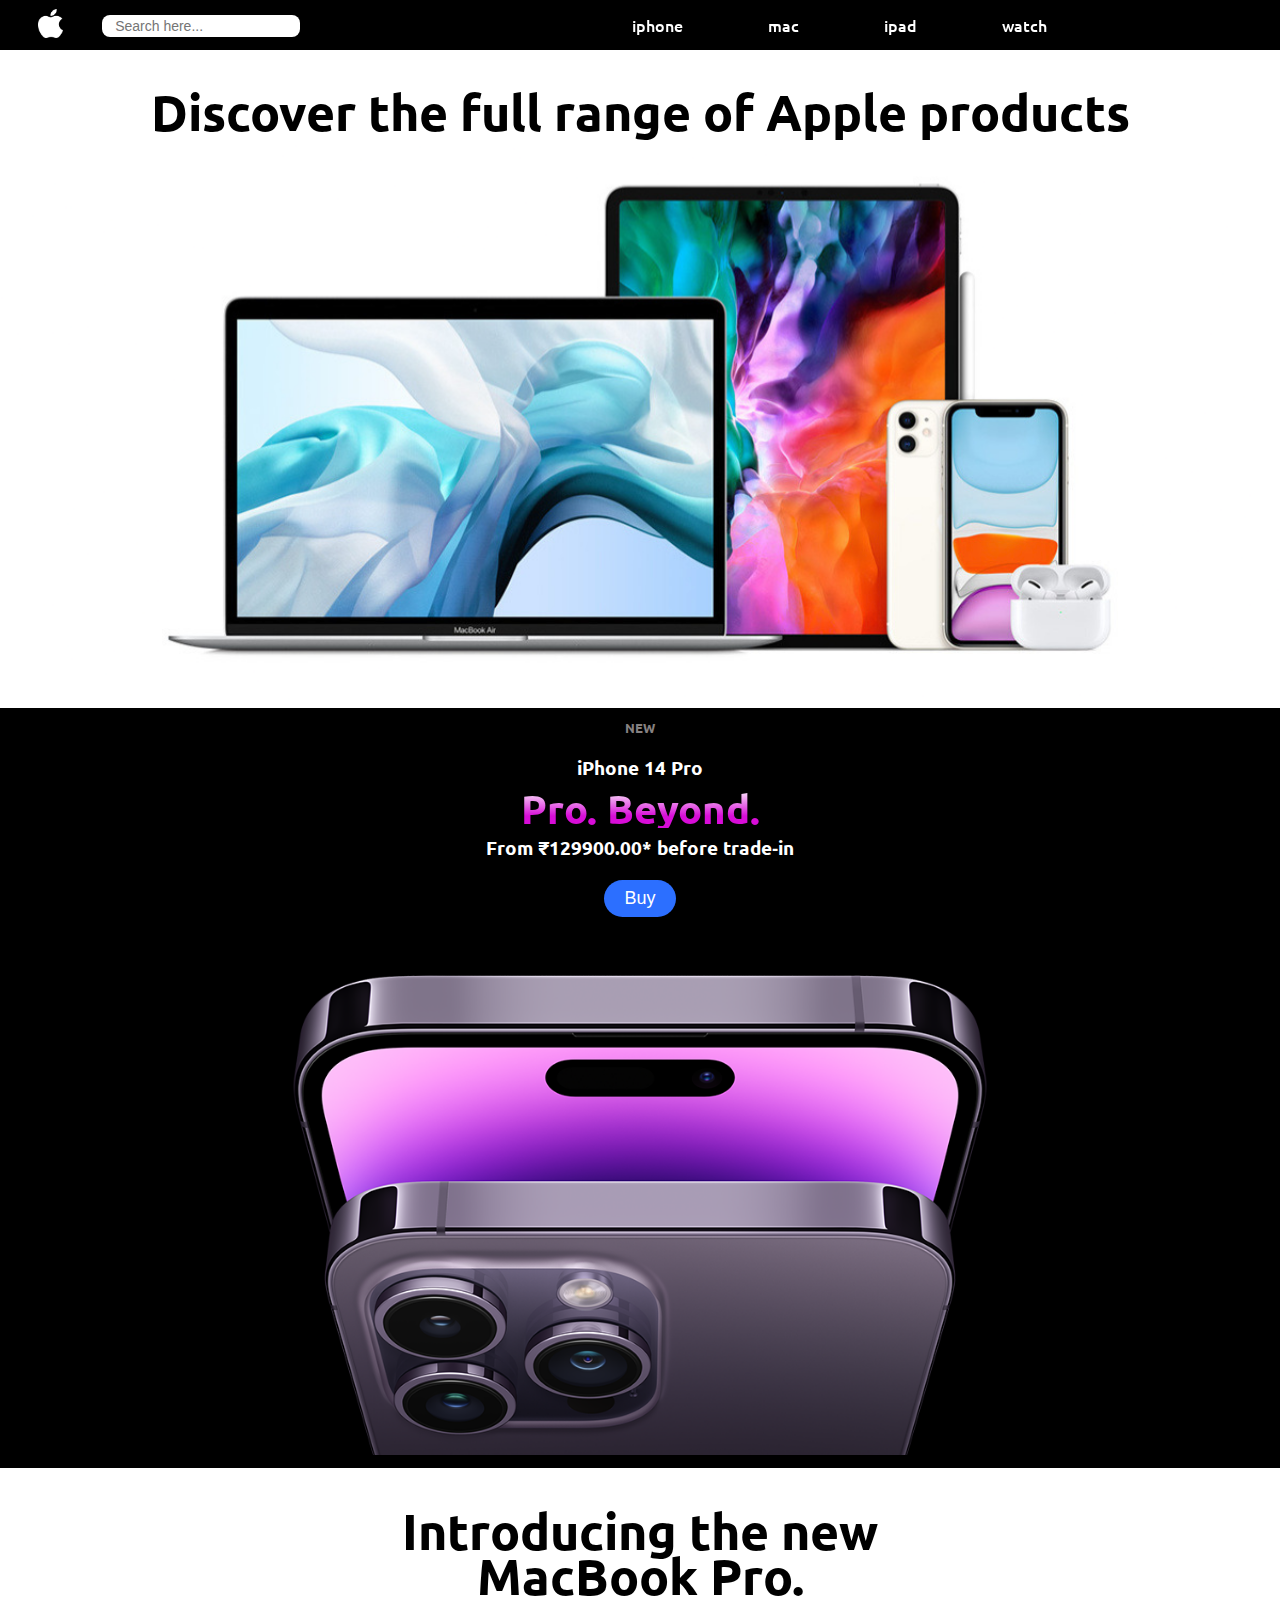
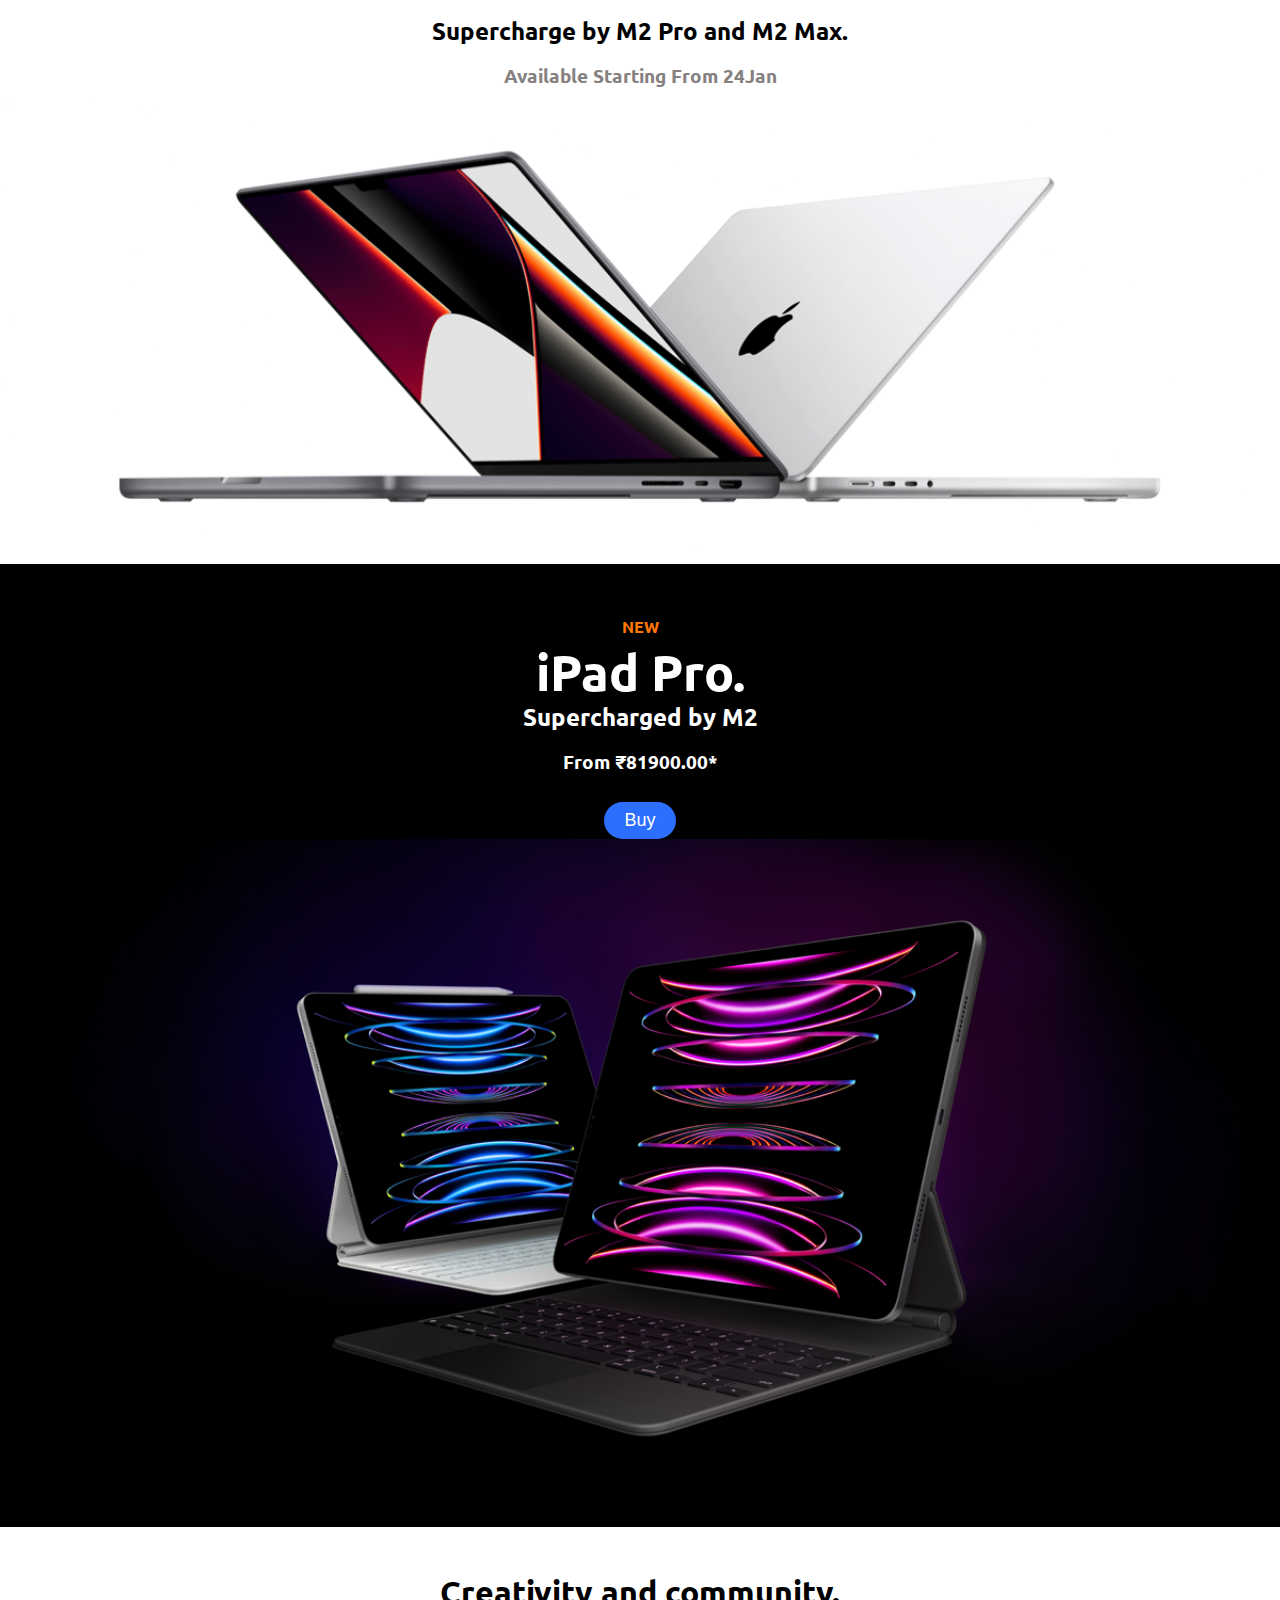
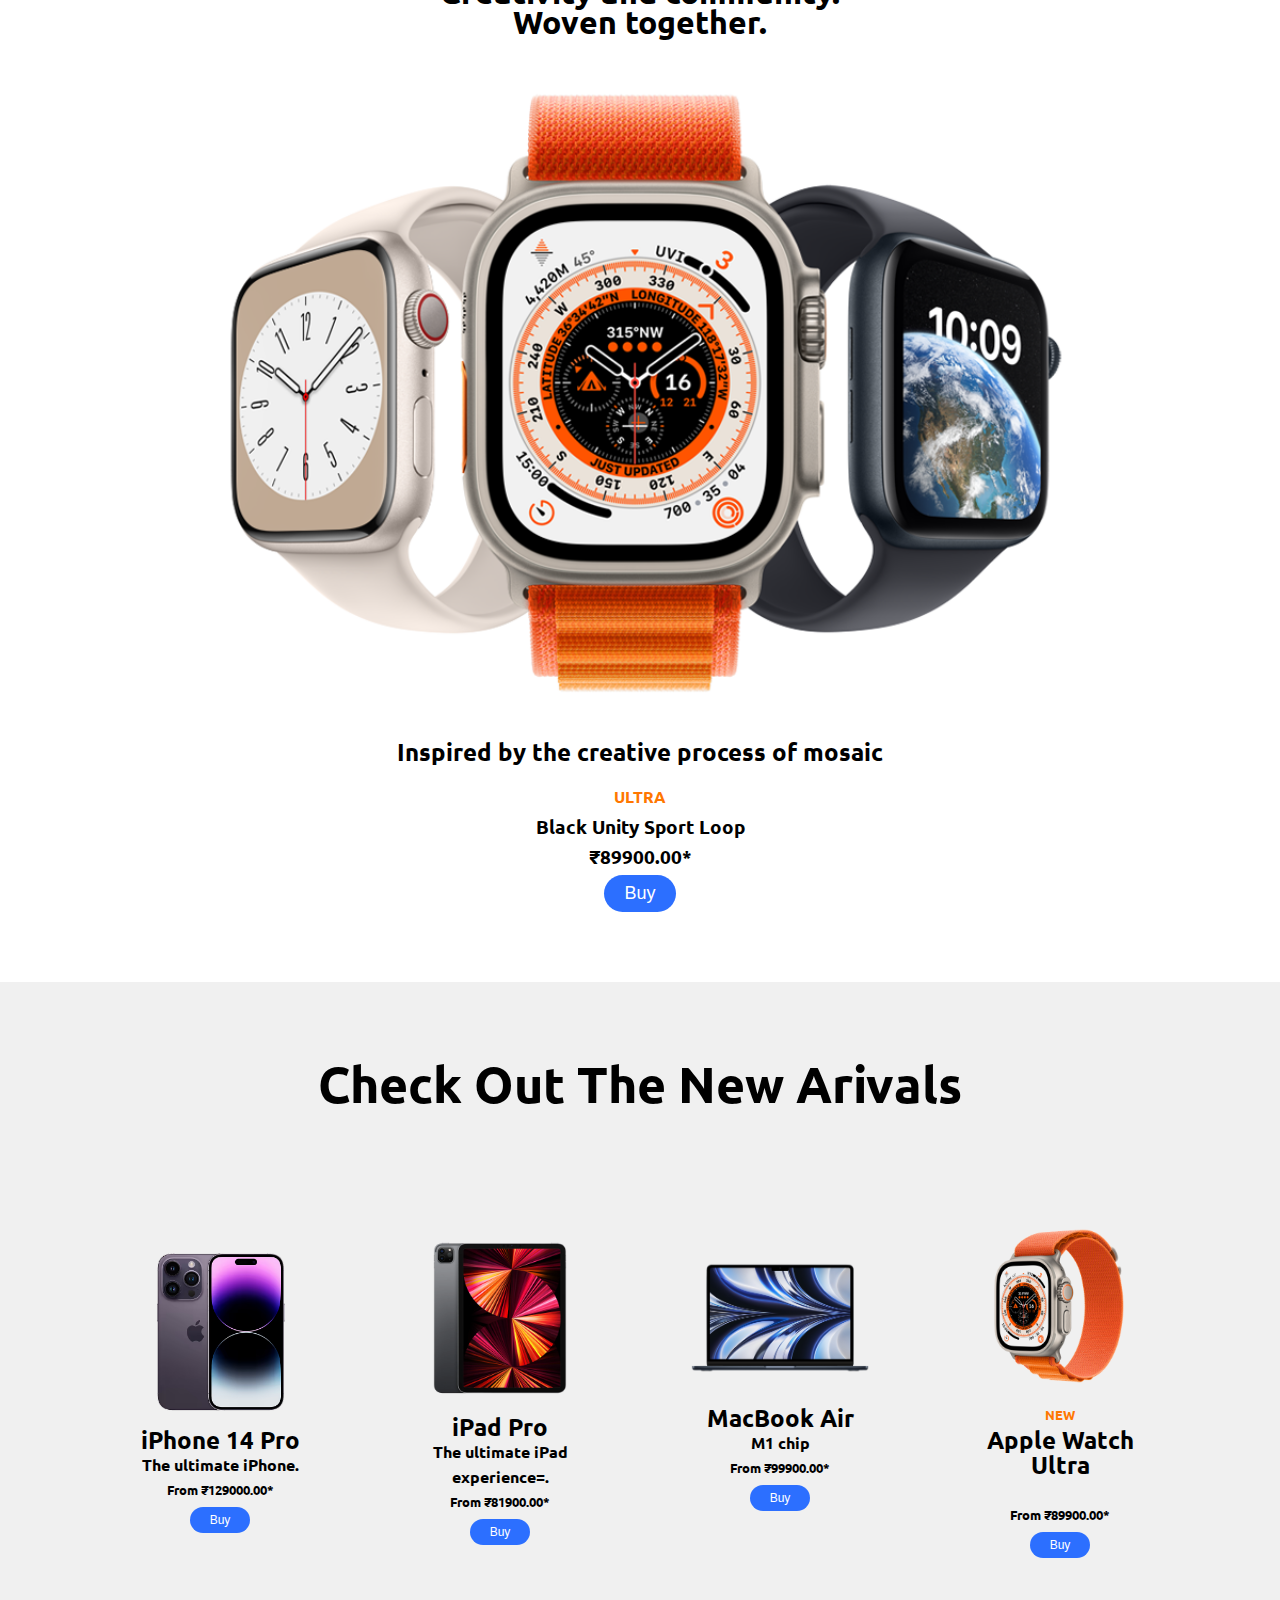
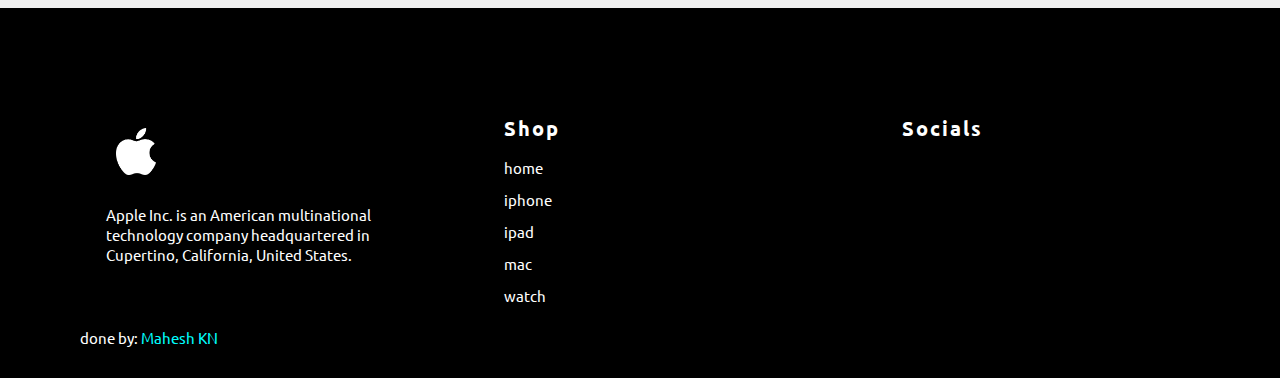
<file: index.html>
<!DOCTYPE html>
<html lang="en">
  <head>
    <meta charset="UTF-8" />
    <meta http-equiv="X-UA-Compatible" content="IE=edge" />
    <meta name="viewport" content="width=device-width, initial-scale=1.0" />
    <link rel="icon" type="image" src="./assets/img/logo.png" />
    <link
      rel="stylesheet"
      href="https://cdnjs.cloudflare.com/ajax/libs/font-awesome/6.2.1/css/all.min.css"
      integrity="sha512-MV7K8+y+gLIBoVD59lQIYicR65iaqukzvf/nwasF0nqhPay5w/9lJmVM2hMDcnK1OnMGCdVK+iQrJ7lzPJQd1w=="
      crossorigin="anonymous"
      referrerpolicy="no-referrer"
    />
    <link rel="preconnect" href="https://fonts.googleapis.com" />
    <link rel="preconnect" href="https://fonts.gstatic.com" crossorigin />
    <link
      href="https://fonts.googleapis.com/css2?family=Ubuntu:wght@300&display=swap"
      rel="stylesheet"
    />
    <link rel="stylesheet" href="style.css" />
    <link rel="stylesheet" href="style2.css" />

    <title>apple</title>
  </head>
  <body>
    <header>
      <div class="logo">
        <a href="#">
          <img src="./assets/img/logo.png" alt="" width="25px" />
        </a>
      </div>

      <div class="searchbox">
        <input type="text" placeholder="Search here..." />
        <span class="fas fa-search" id="searchIcon"></span>
      </div>
      <div class="navbar">
        <ul>
          <li>
            <a href="./iphone.html">iphone </a>
          </li>
        </ul>
        <ul>
          <li>
            <a href="./mac.html">mac </a>
          </li>
        </ul>
        <ul>
          <li>
            <a href="./ipad.html">ipad </a>
          </li>
        </ul>
        <ul>
          <li>
            <a href="./watch.html">watch </a>
          </li>
        </ul>
        <ul>
          <li>
            <a href="#"><i class="fa-solid fa-bag-shopping"></i> </a>
          </li>
        </ul>
      </div>
    </header>
    <div class="hero">
      <h1>Discover the full range of Apple products</h1>
      <img src="./assets/img/hero - Edited.png" alt="" />
    </div>
    <div class="promotion-iphone">
      <h5 style="color: rgb(134, 129, 129)">NEW</h5>
      <h3>iPhone 14 Pro</h3>
      <h1>Pro. Beyond.</h1>
      <h3>From ₹129900.00* before trade‑in</h3>
      <h1><button id="btn">Buy</button></h1>

      <a href="./iphone.html"
        ><img src="./assets/iphone/iphone-14-pro_.png" alt="" width="800px"
      /></a>
    </div>

    <div class="promotion-mac">
      <h1>
        Introducing the new <br />
        MacBook Pro.
      </h1>
      <h2>Supercharge by M2 Pro and M2 Max.</h2>
      <h3 style="color: rgb(134, 129, 129)">Available Starting From 24Jan</h3>
      <a href="./mac.html">
        <img src="./assets/mac/macbook-promo white.png" alt=""
      /></a>
    </div>
    <div class="promotion-ipad">
      <h4 style="color: rgb(255, 119, 0)">NEW</h4>
      <h1>iPad Pro.</h1>
      <h2>Supercharged by M2</h2>
      <h3>From ₹81900.00*</h3>
      <h1><button id="btn">Buy</button></h1>
      <a href="./ipad.html">
        <img src="./assets/ipad/ipad-pro_promo.png" alt=""
      /></a>
    </div>
    <div class="promotion-watch">
      <h1>
        Creativity and community. <br />
        Woven together.
      </h1>
      <a href="./watch.html">
        <img src="./assets/watch/watch-promo.png" alt="" />
      </a>
      <h2>Inspired by the creative process of mosaic</h2>
      <h4 style="color: rgb(255, 119, 0)">ULTRA</h4>
      <h3>
        Black Unity Sport Loop <br />
        ₹89900.00*
      </h3>
      <h1><button id="btn">Buy</button></h1>
    </div>
    <div class="product">
      <div class="product-head">
        <h1>Check Out The New Arivals</h1>
      </div>
      <div class="product-card">
        <div class="card">
          <div class="p-img">
            <a href="./iphone.html"
              ><img src="./assets/iphone/iphone-p1.avif" alt=""
            /></a>
          </div>
          <h2>iPhone 14 Pro</h2>
          <h4>The ultimate iPhone.</h4>
          <div class="box">
            <h5>From ₹129000.00*</h5>
            <button class="p-button">Buy</button>
          </div>
        </div>
        <div class="card">
          <div class="p-img">
            <a href="./ipad.html"
              ><img src="./assets/ipad/ipad-p1.webp" alt=""
            /></a>
          </div>
          <h2>iPad Pro</h2>
          <h4>The ultimate iPad experience=.</h4>
          <div class="box">
            <h5>From ₹81900.00*</h5>
            <button class="p-button">Buy</button>
          </div>
        </div>
        <div class="card">
          <div class="p-img">
            <a href="./mac.html">
              <img src="./assets/mac/mac-p1.webp" alt=""
            /></a>
          </div>
          <br />
          <h2>MacBook Air</h2>
          <h4>M1 chip</h4>
          <div class="box">
            <h5>From ₹99900.00*</h5>
            <button class="p-button">Buy</button>
          </div>
        </div>
        <div class="card">
          <div class="p-img">
            <a href="./watch.html">
              <img src="./assets/watch/watch-p1.png" alt=""
            /></a>
          </div>
          <h5 style="color: rgb(255, 119, 0)">NEW</h5>
          <h2>Apple Watch Ultra</h2>
          <br />
          <div class="box">
            <h5>From ₹89900.00*</h5>
            <button class="p-button">Buy</button>
          </div>
        </div>
      </div>
    </div>
    <!-- *****footer***** -->
    <div class="footer">
      <footer>
        <div class="row">
          <div class="col">
            <a href="./index.html" class="logo">
              <img src="./assets/img/logo.png" alt="" width="40px" />
            </a>
            <p>
              Apple Inc. is an American multinational technology company
              headquartered in Cupertino, California, United States.
            </p>
          </div>

          <div class="col">
            <h3>shop</h3>
            <ul>
              <li>
                <a href="./index.html">home </a>
              </li>
              <li>
                <a href="./iphone.html">iphone </a>
              </li>
              <li>
                <a href="./ipad.html">ipad </a>
              </li>
              <li>
                <a href="./mac.html">mac </a>
              </li>
              <li>
                <a href="./watch.html">watch </a>
              </li>
            </ul>
          </div>
          <div class="col">
            <h3>Socials</h3>
            <ul class="social">
              <li>
                <a href="https://www.facebook.com/apple" target="_blank">
                  <i class="fa-brands fa-facebook-f"></i>
                </a>
              </li>
              <li>
                <a href="https://twitter.com/apple" target="_blank">
                  <i class="fa-brands fa-twitter"></i>
                </a>
              </li>
              <li>
                <a href="https://www.instagram.com/apple" target="_blank">
                  <i class="fa-brands fa-instagram"></i>
                </a>
              </li>
              <li>
                <a href="https://www.youtube.com/apple" target="_blank">
                  <i class="fa-brands fa-youtube"></i>
                </a>
              </li>
            </ul>
          </div>
        </div>
        <p id="waterMark">
          done by:
          <a
            href="https://www.linkedin.com/in/mahesh-k-n-732121251/"
            target="_blank"
          >
            Mahesh KN</a
          >
        </p>
      </footer>
    </div>
  </body>
</html>
</file>
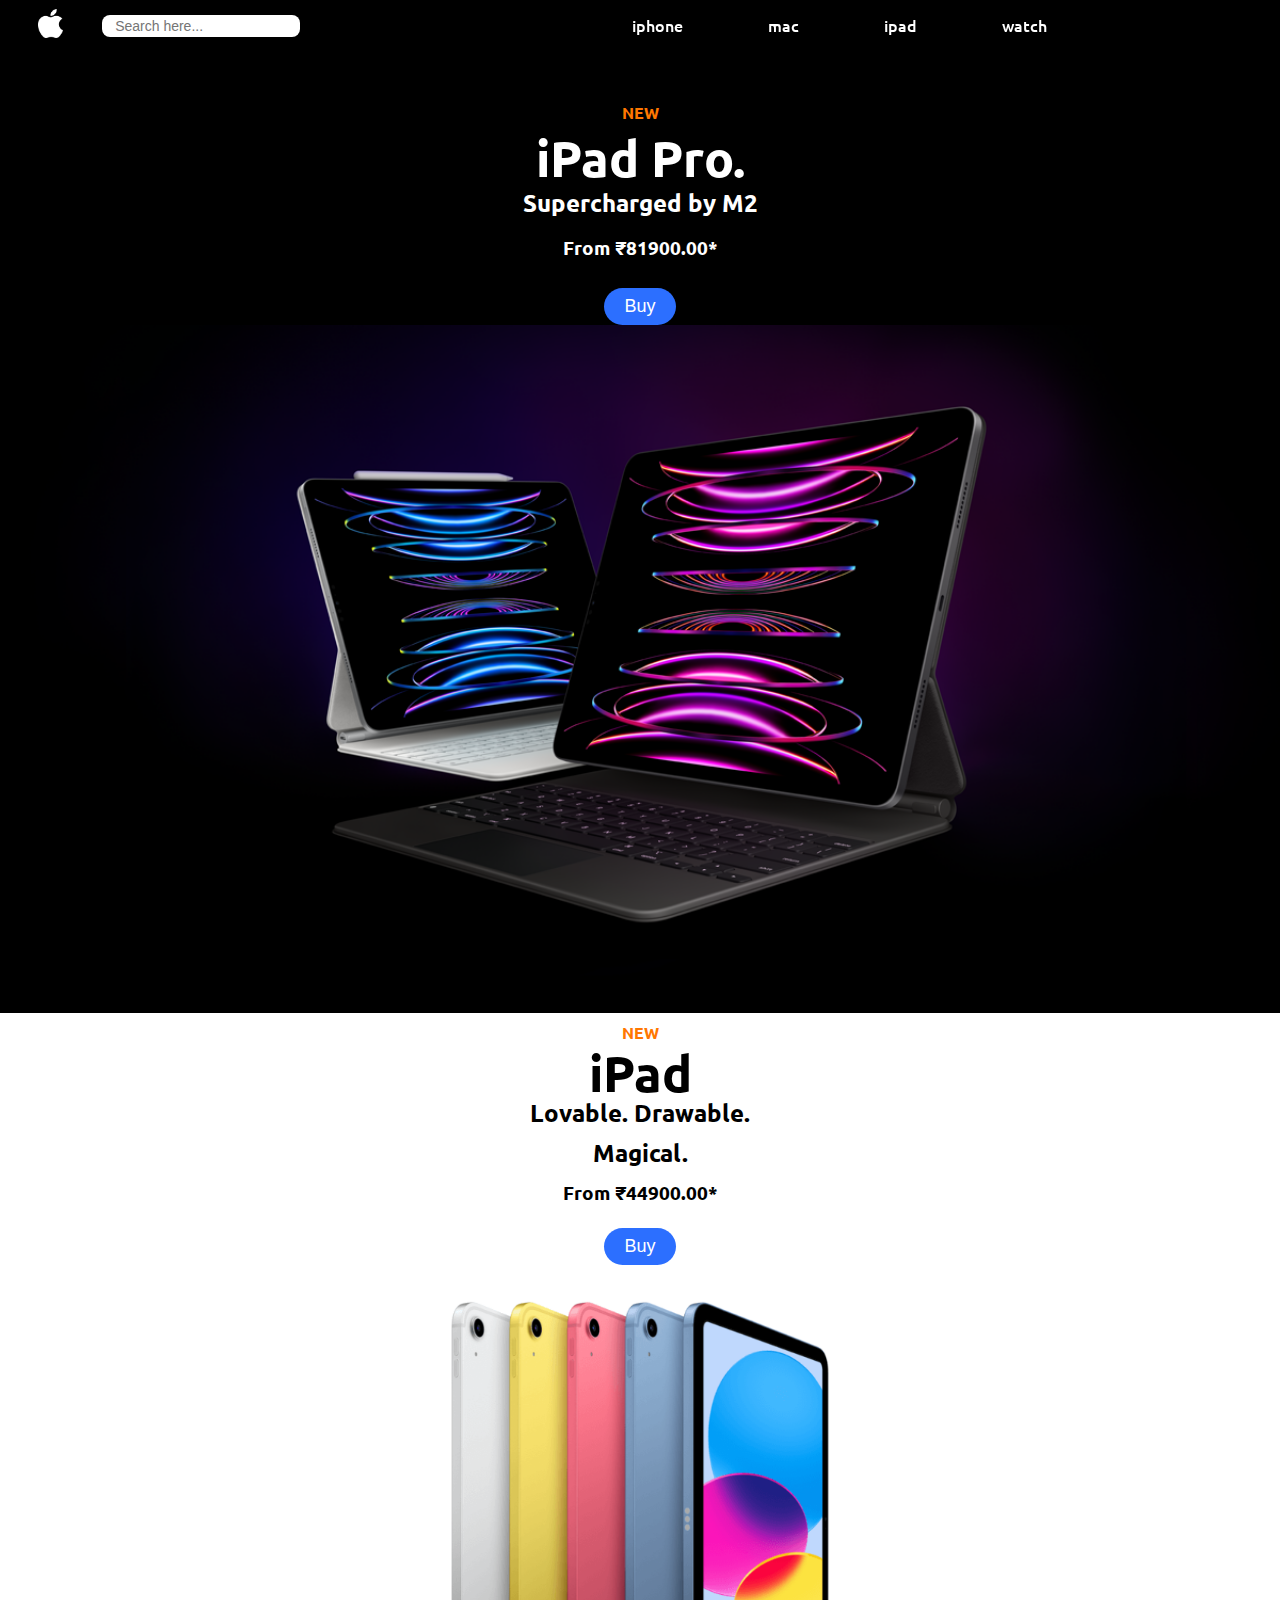
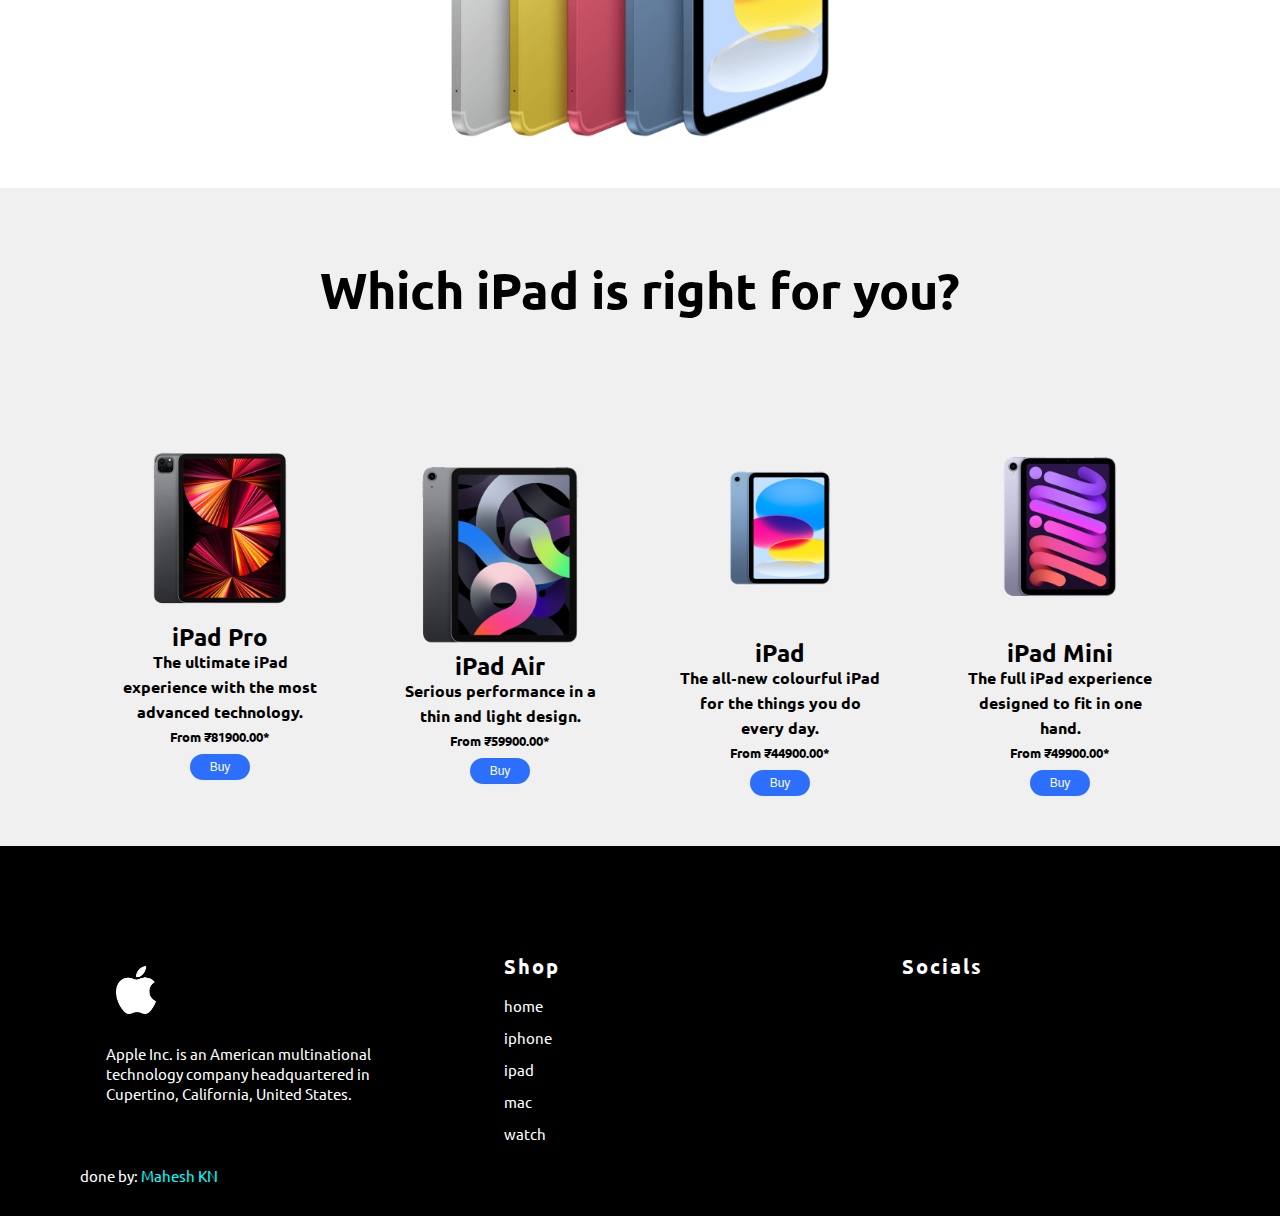
<file: ipad.html>
<!DOCTYPE html>
<html lang="en">
  <head>
    <meta charset="UTF-8" />
    <meta http-equiv="X-UA-Compatible" content="IE=edge" />
    <meta name="viewport" content="width=device-width, initial-scale=1.0" />

    <link
      rel="stylesheet"
      href="https://cdnjs.cloudflare.com/ajax/libs/font-awesome/6.2.1/css/all.min.css"
      integrity="sha512-MV7K8+y+gLIBoVD59lQIYicR65iaqukzvf/nwasF0nqhPay5w/9lJmVM2hMDcnK1OnMGCdVK+iQrJ7lzPJQd1w=="
      crossorigin="anonymous"
      referrerpolicy="no-referrer"
    />
    <link rel="preconnect" href="https://fonts.googleapis.com" />
    <link rel="preconnect" href="https://fonts.gstatic.com" crossorigin />
    <link
      href="https://fonts.googleapis.com/css2?family=Ubuntu:wght@300&display=swap"
      rel="stylesheet"
    />
    <link rel="stylesheet" href="style.css" />
    <link rel="stylesheet" href="style2.css" />

    <title>ipad</title>
  </head>
  <body>
    <header>
      <div class="logo">
        <a href="./index.html">
          <img src="./assets/img/logo.png" alt="" width="25px" />
        </a>
      </div>

      <div class="searchbox">
        <input type="text" placeholder="Search here..." />
        <span class="fas fa-search" id="searchIcon"></span>
      </div>
      <div class="navbar">
        <ul>
          <li>
            <a href="./iphone.html">iphone </a>
          </li>
        </ul>
        <ul>
          <li>
            <a href="./mac.html">mac </a>
          </li>
        </ul>
        <ul>
          <li>
            <a href="#">ipad </a>
          </li>
        </ul>
        <ul>
          <li>
            <a href="./watch.html">watch </a>
          </li>
        </ul>
        <ul>
          <li>
            <a href="#"><i class="fa-solid fa-bag-shopping"></i> </a>
          </li>
        </ul>
      </div>
    </header>
    <div class="promotion-ipad">
      <h4 style="color: rgb(255, 119, 0)">NEW</h4>
      <h1>iPad Pro.</h1>
      <h2>Supercharged by M2</h2>
      <h3>From ₹81900.00*</h3>
      <h1><button id="btn">Buy</button></h1>
      <a href="./ipad.html">
        <img src="./assets/ipad/ipad-pro_promo.png" alt=""
      /></a>
    </div>
    <div class="ipad-p2">
      <h4 style="color: rgb(255, 119, 0)">NEW</h4>
      <h1>iPad</h1>
      <h2>
        Lovable. Drawable. <br />
        Magical.
      </h2>
      <h3>From ₹44900.00*</h3>
      <h1><button id="btn">Buy</button></h1>
      <img src="./assets/ipad/ipad2.png" alt="" />
    </div>
    <div class="product">
      <div class="product-head">
        <h1>Which iPad is right for you?</h1>
      </div>
      <div class="product-card">
        <div class="card">
          <div class="p-img">
            <img src="./assets/ipad/ipad-p1.webp" alt="" />
          </div>
          <h2>iPad Pro</h2>
          <h4>
            The ultimate iPad experience with the most advanced technology.
          </h4>
          <div class="box">
            <h5>From ₹81900.00*</h5>
            <button class="p-button">Buy</button>
          </div>
        </div>
        <div class="card">
          <div class="p-img">
            <img src="./assets/ipad/ipad-p2.png" alt="" />
          </div>
          <h2>iPad Air</h2>
          <h4>Serious performance in a thin and light design.</h4>
          <div class="box">
            <h5>From ₹59900.00*</h5>
            <button class="p-button">Buy</button>
          </div>
        </div>
        <div class="card">
          <div class="p-img">
            <img src="./assets/ipad/ipad-p3.png" alt="" />
          </div>
          <h2>iPad</h2>
          <h4>The all‑new colourful iPad for the things you do every day.</h4>
          <div class="box">
            <h5>From ₹44900.00*</h5>
            <button class="p-button">Buy</button>
          </div>
        </div>
        <div class="card">
          <div class="p-img">
            <img src="./assets/ipad/ipad-p4.png" alt="" />
          </div>
          <h2>iPad Mini</h2>
          <h4>The full iPad experience designed to fit in one hand.</h4>
          <div class="box">
            <h5>From ₹49900.00*</h5>
            <button class="p-button">Buy</button>
          </div>
        </div>
      </div>
    </div>
    <div class="footer">
      <footer>
        <div class="row">
          <div class="col">
            <a href="./index.html" class="logo">
              <img src="./assets/img/logo.png" alt="" width="40px" />
            </a>
            <p>
              Apple Inc. is an American multinational technology company
              headquartered in Cupertino, California, United States.
            </p>
          </div>

          <div class="col">
            <h3>shop</h3>
            <ul>
              <li>
                <a href="./index.html">home </a>
              </li>
              <li>
                <a href="./iphone.html">iphone </a>
              </li>
              <li>
                <a href="#">ipad </a>
              </li>
              <li>
                <a href="./mac.html">mac </a>
              </li>
              <li>
                <a href="./watch.html">watch </a>
              </li>
            </ul>
          </div>
          <div class="col">
            <h3>Socials</h3>
            <ul class="social">
              <li>
                <a href="https://www.facebook.com/apple" target="_blank">
                  <i class="fa-brands fa-facebook-f"></i>
                </a>
              </li>
              <li>
                <a href="https://twitter.com/apple" target="_blank">
                  <i class="fa-brands fa-twitter"></i>
                </a>
              </li>
              <li>
                <a href="https://www.instagram.com/apple" target="_blank">
                  <i class="fa-brands fa-instagram"></i>
                </a>
              </li>
              <li>
                <a href="https://www.youtube.com/apple" target="_blank">
                  <i class="fa-brands fa-youtube"></i>
                </a>
              </li>
            </ul>
          </div>
        </div>
        <p id="waterMark">
          done by:
          <a
            href="https://www.linkedin.com/in/mahesh-k-n-732121251/"
            target="_blank"
          >
            Mahesh KN</a
          >
        </p>
      </footer>
    </div>
  </body>
</html>
</file>
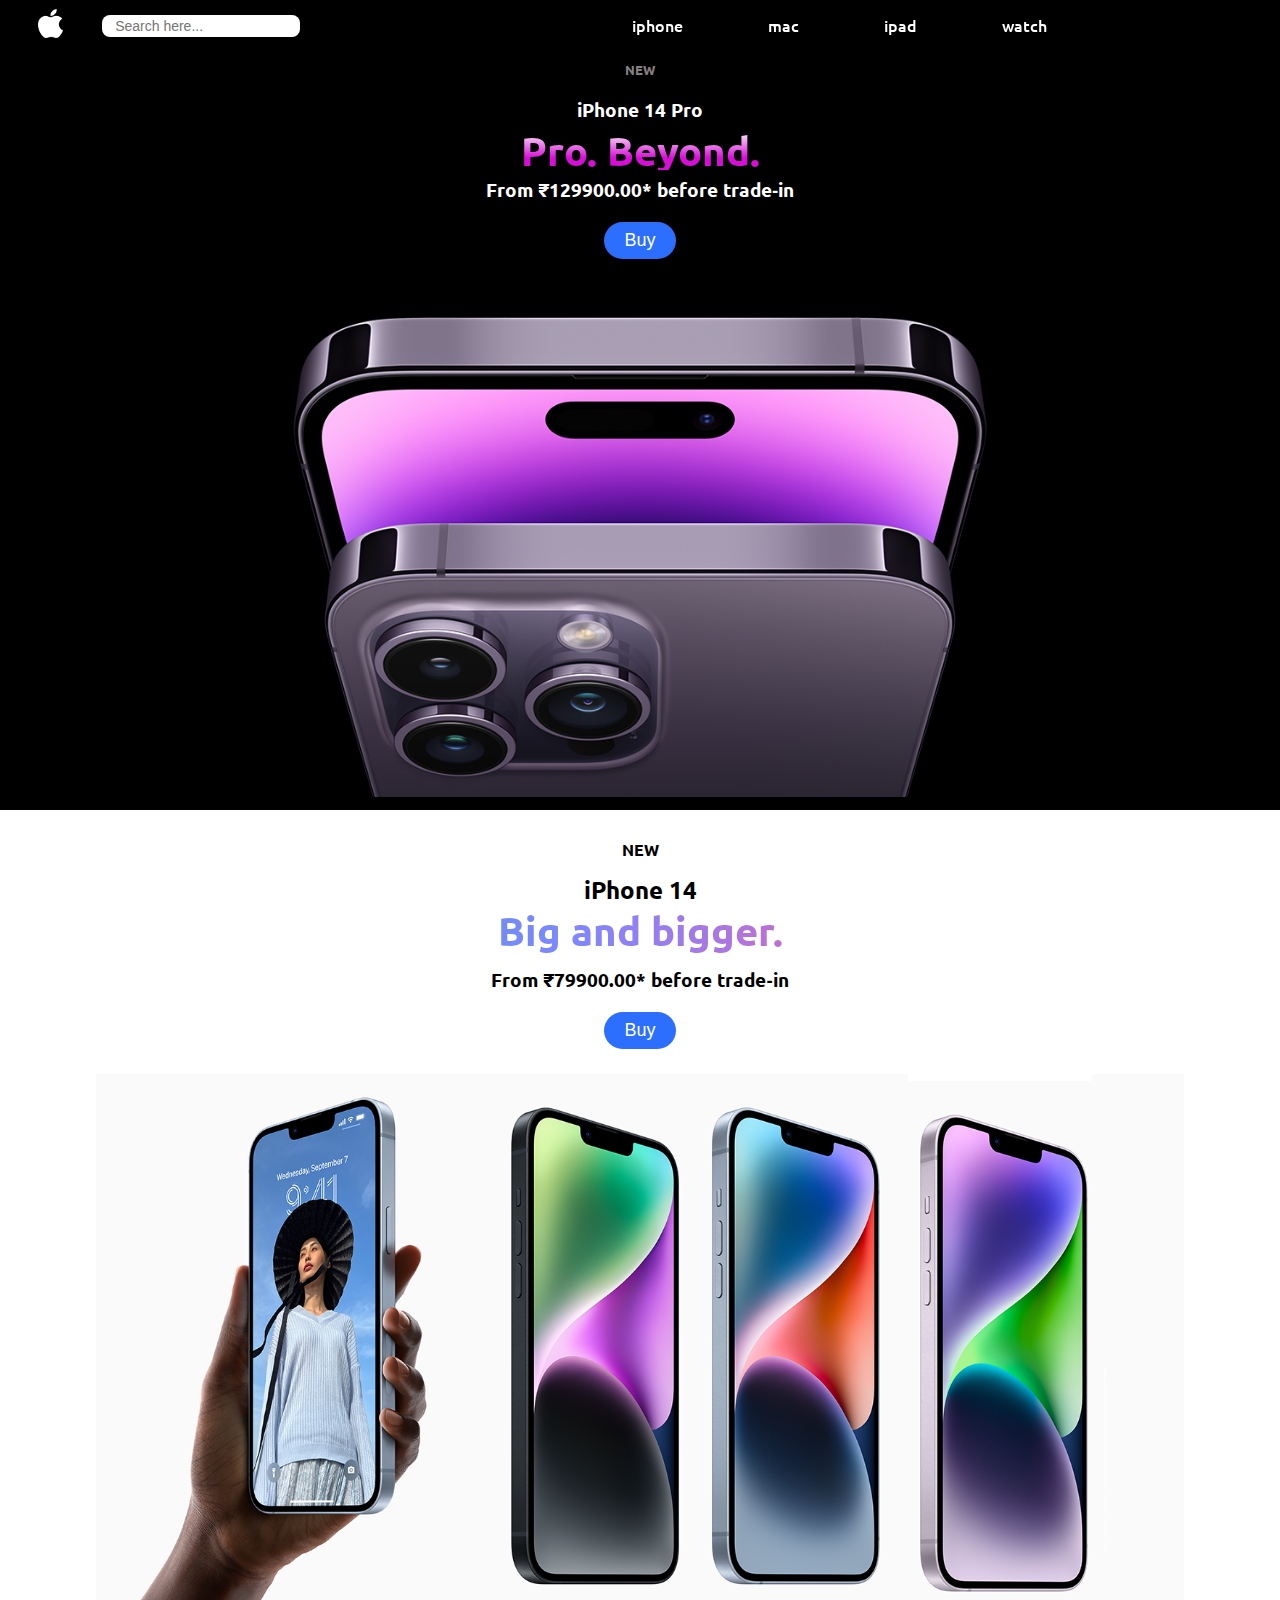
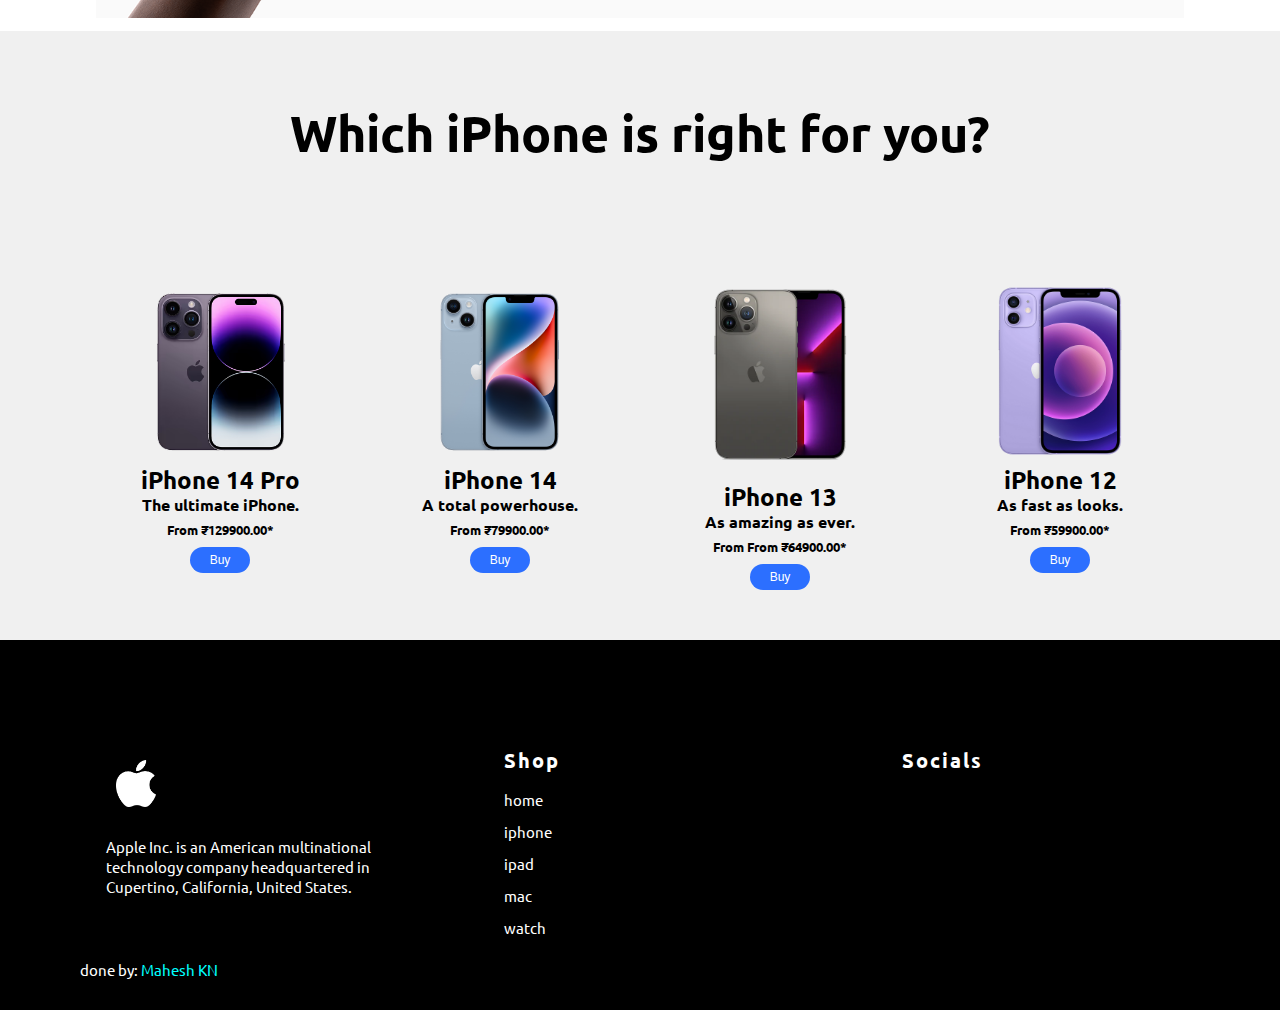
<file: iphone.html>
<!DOCTYPE html>
<html lang="en">
  <head>
    <meta charset="UTF-8" />
    <meta http-equiv="X-UA-Compatible" content="IE=edge" />
    <meta name="viewport" content="width=device-width, initial-scale=1.0" />

    <link
      rel="stylesheet"
      href="https://cdnjs.cloudflare.com/ajax/libs/font-awesome/6.2.1/css/all.min.css"
      integrity="sha512-MV7K8+y+gLIBoVD59lQIYicR65iaqukzvf/nwasF0nqhPay5w/9lJmVM2hMDcnK1OnMGCdVK+iQrJ7lzPJQd1w=="
      crossorigin="anonymous"
      referrerpolicy="no-referrer"
    />
    <link rel="preconnect" href="https://fonts.googleapis.com" />
    <link rel="preconnect" href="https://fonts.gstatic.com" crossorigin />
    <link
      href="https://fonts.googleapis.com/css2?family=Ubuntu:wght@300&display=swap"
      rel="stylesheet"
    />
    <link rel="stylesheet" href="style.css" />
    <link rel="stylesheet" href="style2.css" />

    <title>iphone</title>
  </head>
  <body>
    <header>
      <div class="logo">
        <a href="./index.html">
          <img src="./assets/img/logo.png" alt="" width="25px" />
        </a>
      </div>

      <div class="searchbox">
        <input type="text" placeholder="Search here..." />
        <span class="fas fa-search" id="searchIcon"></span>
      </div>
      <div class="navbar">
        <ul>
          <li>
            <a href="#">iphone </a>
          </li>
        </ul>

        <ul>
          <li>
            <a href="./mac.html">mac </a>
          </li>
        </ul>
        <ul>
          <li>
            <a href="./ipad.html">ipad </a>
          </li>
        </ul>
        <ul>
          <li>
            <a href="./watch.html">watch </a>
          </li>
        </ul>
        <ul>
          <li>
            <a href="#"><i class="fa-solid fa-bag-shopping"></i> </a>
          </li>
        </ul>
      </div>
    </header>
    <div class="promotion-iphone">
      <h5 style="color: rgb(134, 129, 129)">NEW</h5>
      <h3>iPhone 14 Pro</h3>
      <h1>Pro. Beyond.</h1>
      <h3>From ₹129900.00* before trade‑in</h3>
      <h1><button id="btn">Buy</button></h1>

      <a href="./iphone.html"
        ><img src="./assets/iphone/iphone-14-pro_.png" alt="" width="800px"
      /></a>
    </div>
    <div class="iphone-p2">
      <h4>NEW</h4>
      <h2>iPhone 14</h2>
      <h1>Big and bigger.</h1>
      <h3>From ₹79900.00* before trade‑in</h3>
      <h1><button id="btn">Buy</button></h1>

      <img src="./assets/iphone/iphone2.webp" alt="" />
    </div>
    <div class="product">
      <div class="product-head">
        <h1>Which iPhone is right for you?</h1>
      </div>
      <div class="product-card">
        <div class="card">
          <div class="p-img">
            <img src="./assets/iphone/iphone-p1.avif" alt="" />
          </div>
          <h2>iPhone 14 Pro</h2>
          <h4>The ultimate iPhone.</h4>
          <div class="box">
            <h5>From ₹129900.00*</h5>
            <button class="p-button">Buy</button>
          </div>
        </div>
        <div class="card">
          <div class="p-img">
            <img src="./assets/iphone/iphone-p2.png" alt="" width="300px" />
          </div>
          <h2>iPhone 14</h2>
          <h4>A total powerhouse.</h4>
          <div class="box">
            <h5>From ₹79900.00*</h5>
            <button class="p-button">Buy</button>
          </div>
        </div>
        <div class="card">
          <div class="p-img">
            <img src="./assets/iphone/iphone-p4.webp" alt="" />
          </div>
          <h2>iPhone 13</h2>
          <h4>As amazing as ever.</h4>
          <div class="box">
            <h5>From From ₹64900.00*</h5>
            <button class="p-button">Buy</button>
          </div>
        </div>
        <div class="card">
          <div class="p-img">
            <img src="./assets/iphone/iphone-p42.png" alt="" />
          </div>
          <h2>iPhone 12</h2>
          <h4>As fast as looks.</h4>
          <div class="box">
            <h5>From ₹59900.00*</h5>
            <button class="p-button">Buy</button>
          </div>
        </div>
      </div>
    </div>
    <div class="footer">
      <footer>
        <div class="row">
          <div class="col">
            <a href="./index.html" class="logo">
              <img src="./assets/img/logo.png" alt="" width="40px" />
            </a>
            <p>
              Apple Inc. is an American multinational technology company
              headquartered in Cupertino, California, United States.
            </p>
          </div>

          <div class="col">
            <h3>shop</h3>
            <ul>
              <li>
                <a href="./index.html">home </a>
              </li>
              <li>
                <a href="#">iphone </a>
              </li>
              <li>
                <a href="./ipad.html">ipad </a>
              </li>
              <li>
                <a href="./mac.html">mac </a>
              </li>
              <li>
                <a href="./watch.html">watch </a>
              </li>
            </ul>
          </div>
          <div class="col">
            <h3>Socials</h3>
            <ul class="social">
              <li>
                <a href="https://www.facebook.com/apple" target="_blank">
                  <i class="fa-brands fa-facebook-f"></i>
                </a>
              </li>
              <li>
                <a href="https://twitter.com/apple" target="_blank">
                  <i class="fa-brands fa-twitter"></i>
                </a>
              </li>
              <li>
                <a href="https://www.instagram.com/apple" target="_blank">
                  <i class="fa-brands fa-instagram"></i>
                </a>
              </li>
              <li>
                <a href="https://www.youtube.com/apple" target="_blank">
                  <i class="fa-brands fa-youtube"></i>
                </a>
              </li>
            </ul>
          </div>
        </div>
        <p id="waterMark">
          done by:
          <a
            href="https://www.linkedin.com/in/mahesh-k-n-732121251/"
            target="_blank"
          >
            Mahesh KN</a
          >
        </p>
      </footer>
    </div>
  </body>
</html>
</file>
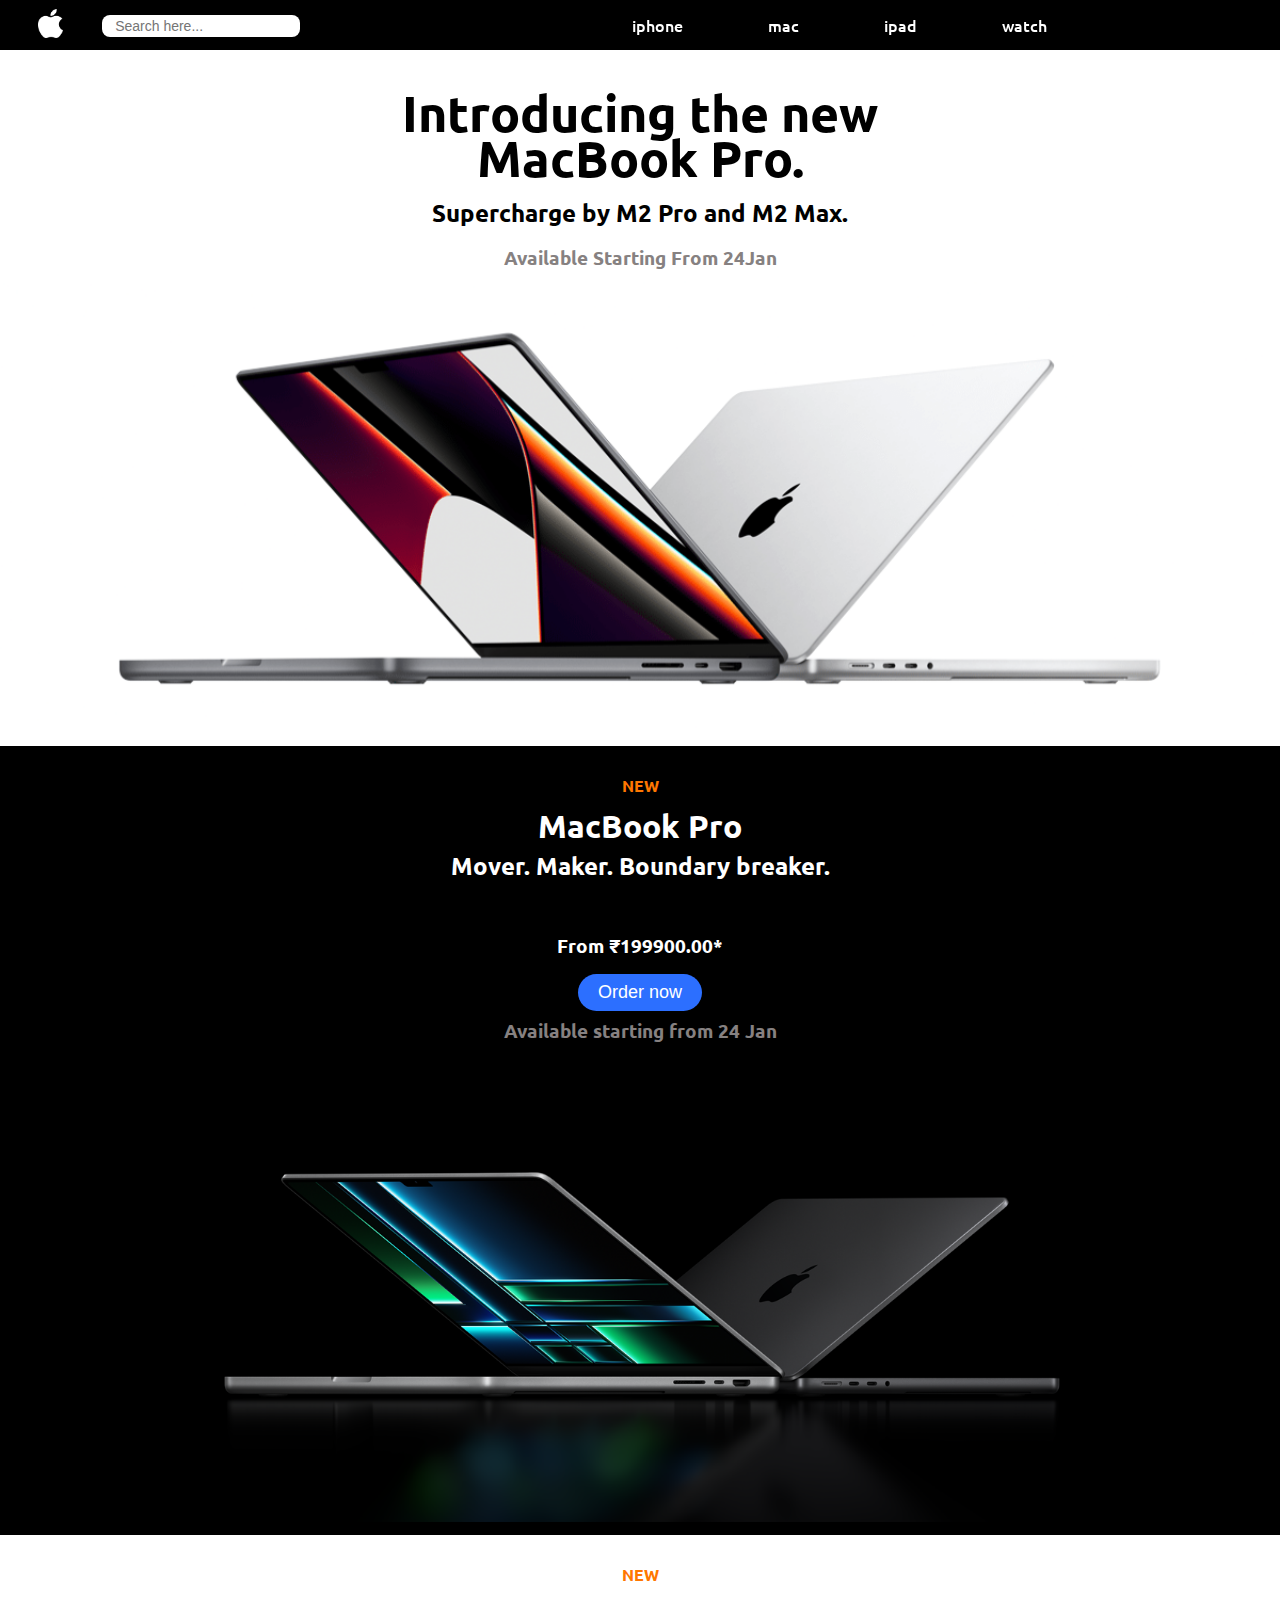
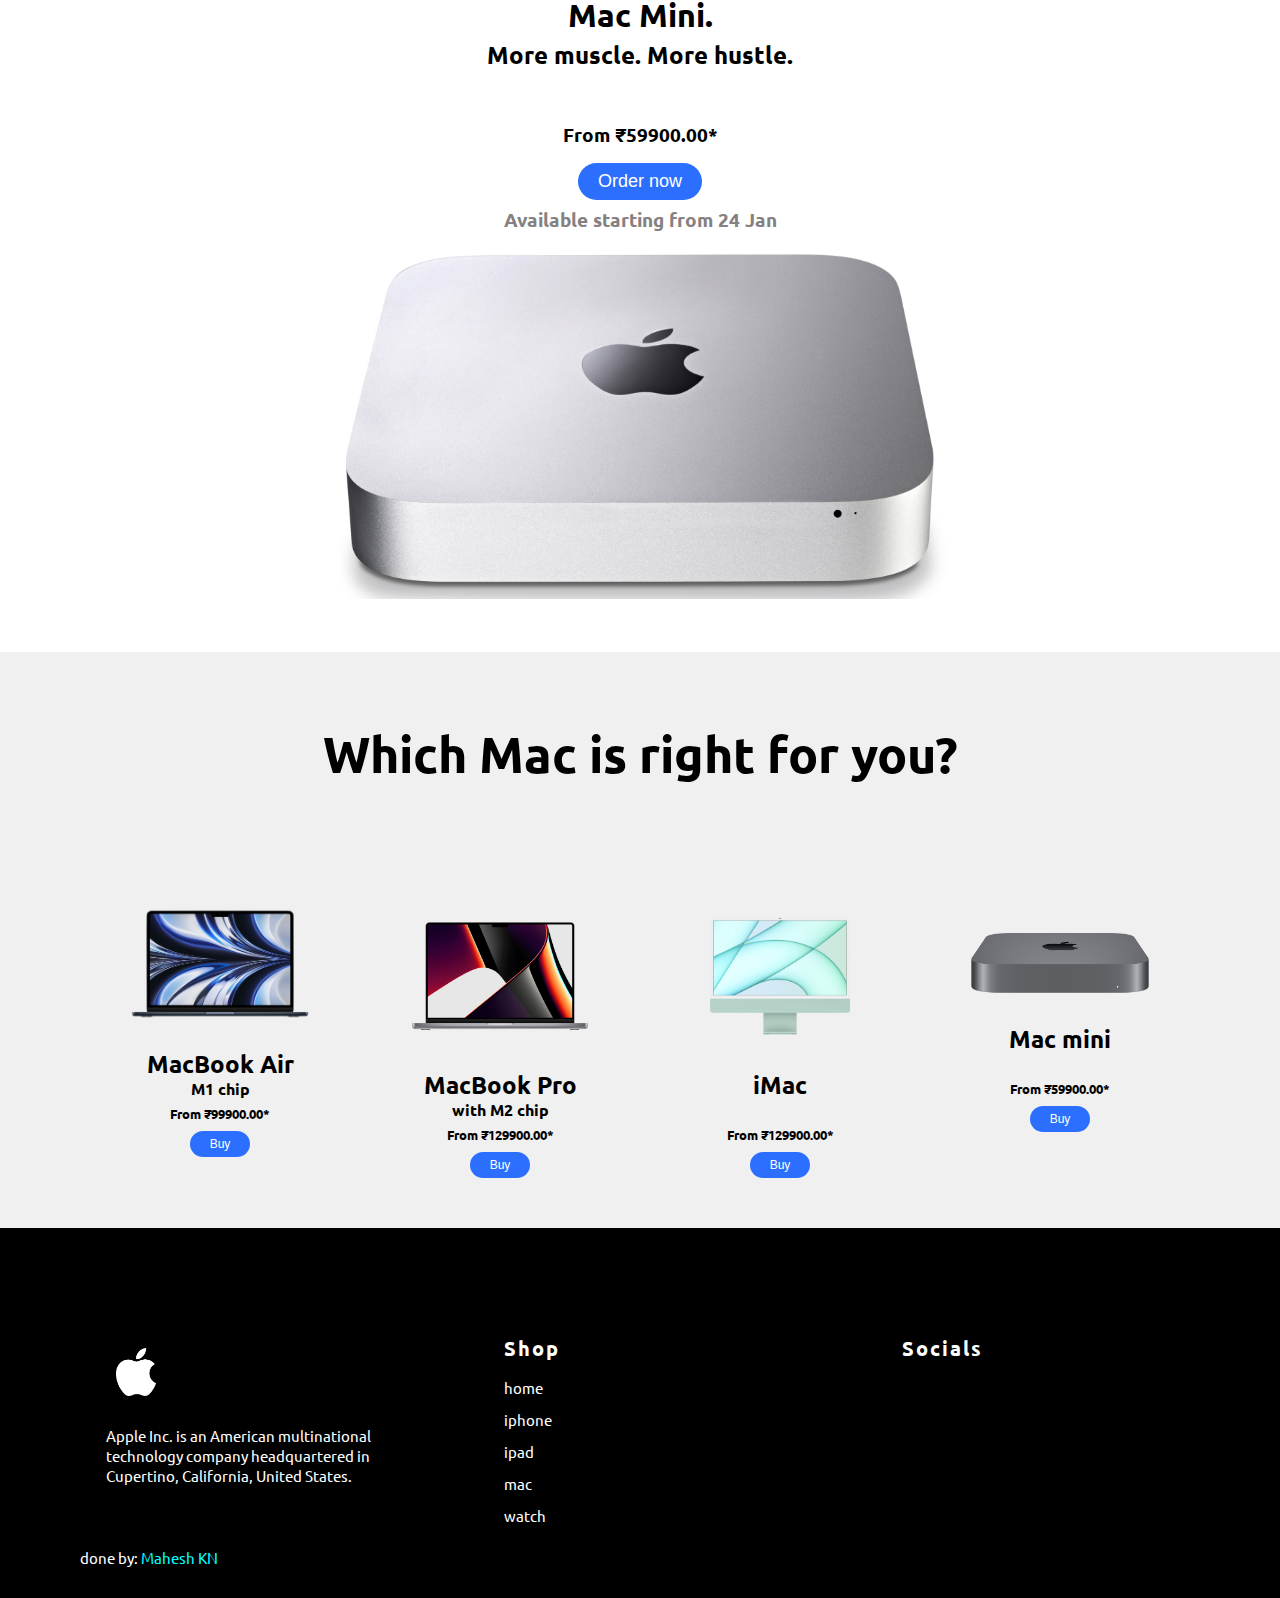
<file: mac.html>
<!DOCTYPE html>
<html lang="en">
  <head>
    <meta charset="UTF-8" />
    <meta http-equiv="X-UA-Compatible" content="IE=edge" />
    <meta name="viewport" content="width=device-width, initial-scale=1.0" />

    <link
      rel="stylesheet"
      href="https://cdnjs.cloudflare.com/ajax/libs/font-awesome/6.2.1/css/all.min.css"
      integrity="sha512-MV7K8+y+gLIBoVD59lQIYicR65iaqukzvf/nwasF0nqhPay5w/9lJmVM2hMDcnK1OnMGCdVK+iQrJ7lzPJQd1w=="
      crossorigin="anonymous"
      referrerpolicy="no-referrer"
    />
    <link rel="preconnect" href="https://fonts.googleapis.com" />
    <link rel="preconnect" href="https://fonts.gstatic.com" crossorigin />
    <link
      href="https://fonts.googleapis.com/css2?family=Ubuntu:wght@300&display=swap"
      rel="stylesheet"
    />
    <link rel="stylesheet" href="style.css" />
    <link rel="stylesheet" href="style2.css" />

    <title>mac</title>
  </head>
  <body>
    <header>
      <div class="logo">
        <a href="./index.html">
          <img src="./assets/img/logo.png" alt="" width="25px" />
        </a>
      </div>

      <div class="searchbox">
        <input type="text" placeholder="Search here..." />
        <span class="fas fa-search" id="searchIcon"></span>
      </div>
      <div class="navbar">
        <ul>
          <li>
            <a href="./iphone.html">iphone </a>
          </li>
        </ul>
        <ul>
          <li>
            <a href="#">mac </a>
          </li>
        </ul>
        <ul>
          <li>
            <a href="./ipad.html">ipad </a>
          </li>
        </ul>
        <ul>
          <li>
            <a href="./watch.html">watch </a>
          </li>
        </ul>
        <ul>
          <li>
            <a href="#"><i class="fa-solid fa-bag-shopping"></i> </a>
          </li>
        </ul>
      </div>
    </header>
    <div class="promotion-mac">
      <h1>
        Introducing the new <br />
        MacBook Pro.
      </h1>
      <h2>Supercharge by M2 Pro and M2 Max.</h2>
      <h3 style="color: rgb(134, 129, 129)">Available Starting From 24Jan</h3>
      <a href="./mac.html">
        <img src="./assets/mac/macbook-promo white.png" alt=""
      /></a>
    </div>
    <div class="mac-p2">
      <h4 style="color: rgb(255, 119, 0)">NEW</h4>
      <h1>MacBook Pro</h1>
      <h2>Mover. Maker. Boundary breaker.</h2>
      <br />
      <h3>From ₹199900.00*</h3>
      <h1><button id="btn">Order now</button></h1>
      <h3 style="color: rgb(134, 129, 129)">Available starting from 24 Jan</h3>
      <img src="./assets/mac/macbook-promo.png" alt="" />
    </div>
    <div class="mac-p3">
      <h4 style="color: rgb(255, 119, 0)">NEW</h4>
      <h1>Mac Mini.</h1>
      <h2>More muscle. More hustle.</h2>
      <br />
      <h3>From ₹59900.00*</h3>
      <h1><button id="btn">Order now</button></h1>
      <h3 style="color: rgb(134, 129, 129)">Available starting from 24 Jan</h3>
      <img src="./assets/mac/mac mini.jpg" alt="" />
    </div>
    <div class="product">
      <div class="product-head">
        <h1>Which Mac is right for you?</h1>
      </div>
      <div class="product-card">
        <div class="card">
          <div class="p-img">
            <img src="./assets/mac/mac-p1.webp" alt="" />
          </div>
          <br />
          <h2>MacBook Air</h2>
          <h4>M1 chip</h4>
          <div class="box">
            <h5>From ₹99900.00*</h5>
            <button class="p-button">Buy</button>
          </div>
        </div>
        <div class="card">
          <div class="p-img">
            <img src="./assets/mac/mac-p2.png" alt="" />
          </div>
          <h2>MacBook Pro</h2>
          <h4>with M2 chip</h4>
          <div class="box">
            <h5>From ₹129900.00*</h5>
            <button class="p-button">Buy</button>
          </div>
        </div>
        <div class="card">
          <div class="p-img">
            <img src="./assets/mac/mac-p3.png" alt="" />
          </div>
          <h2>iMac</h2>
          <br />
          <!-- <h4>M2 chip</h4> -->
          <div class="box">
            <h5>From ₹129900.00*</h5>
            <button class="p-button">Buy</button>
          </div>
        </div>

        <div class="card">
          <div class="p-img">
            <img src="./assets/mac/mac-p4.png" alt="" />
          </div>
          <br />
          <h2>Mac mini</h2>
          <br />
          <!-- <h4>with M2 chip</h4> -->
          <div class="box">
            <h5>From ₹59900.00*</h5>
            <button class="p-button">Buy</button>
          </div>
        </div>
      </div>
    </div>
    <div class="footer">
      <footer>
        <div class="row">
          <div class="col">
            <a href="./index.html" class="logo">
              <img src="./assets/img/logo.png" alt="" width="40px" />
            </a>
            <p>
              Apple Inc. is an American multinational technology company
              headquartered in Cupertino, California, United States.
            </p>
          </div>

          <div class="col">
            <h3>shop</h3>
            <ul>
              <li>
                <a href="./index.html">home </a>
              </li>
              <li>
                <a href="./iphone.html">iphone </a>
              </li>
              <li>
                <a href="./ipad.html">ipad </a>
              </li>
              <li>
                <a href="#">mac </a>
              </li>
              <li>
                <a href="./watch.html">watch </a>
              </li>
            </ul>
          </div>
          <div class="col">
            <h3>Socials</h3>
            <ul class="social">
              <li>
                <a href="https://www.facebook.com/apple" target="_blank">
                  <i class="fa-brands fa-facebook-f"></i>
                </a>
              </li>
              <li>
                <a href="https://twitter.com/apple" target="_blank">
                  <i class="fa-brands fa-twitter"></i>
                </a>
              </li>
              <li>
                <a href="https://www.instagram.com/apple" target="_blank">
                  <i class="fa-brands fa-instagram"></i>
                </a>
              </li>
              <li>
                <a href="https://www.youtube.com/apple" target="_blank">
                  <i class="fa-brands fa-youtube"></i>
                </a>
              </li>
            </ul>
          </div>
        </div>
        <p id="waterMark">
          done by:
          <a
            href="https://www.linkedin.com/in/mahesh-k-n-732121251/"
            target="_blank"
          >
            Mahesh KN</a
          >
        </p>
      </footer>
    </div>
  </body>
</html>
</file>
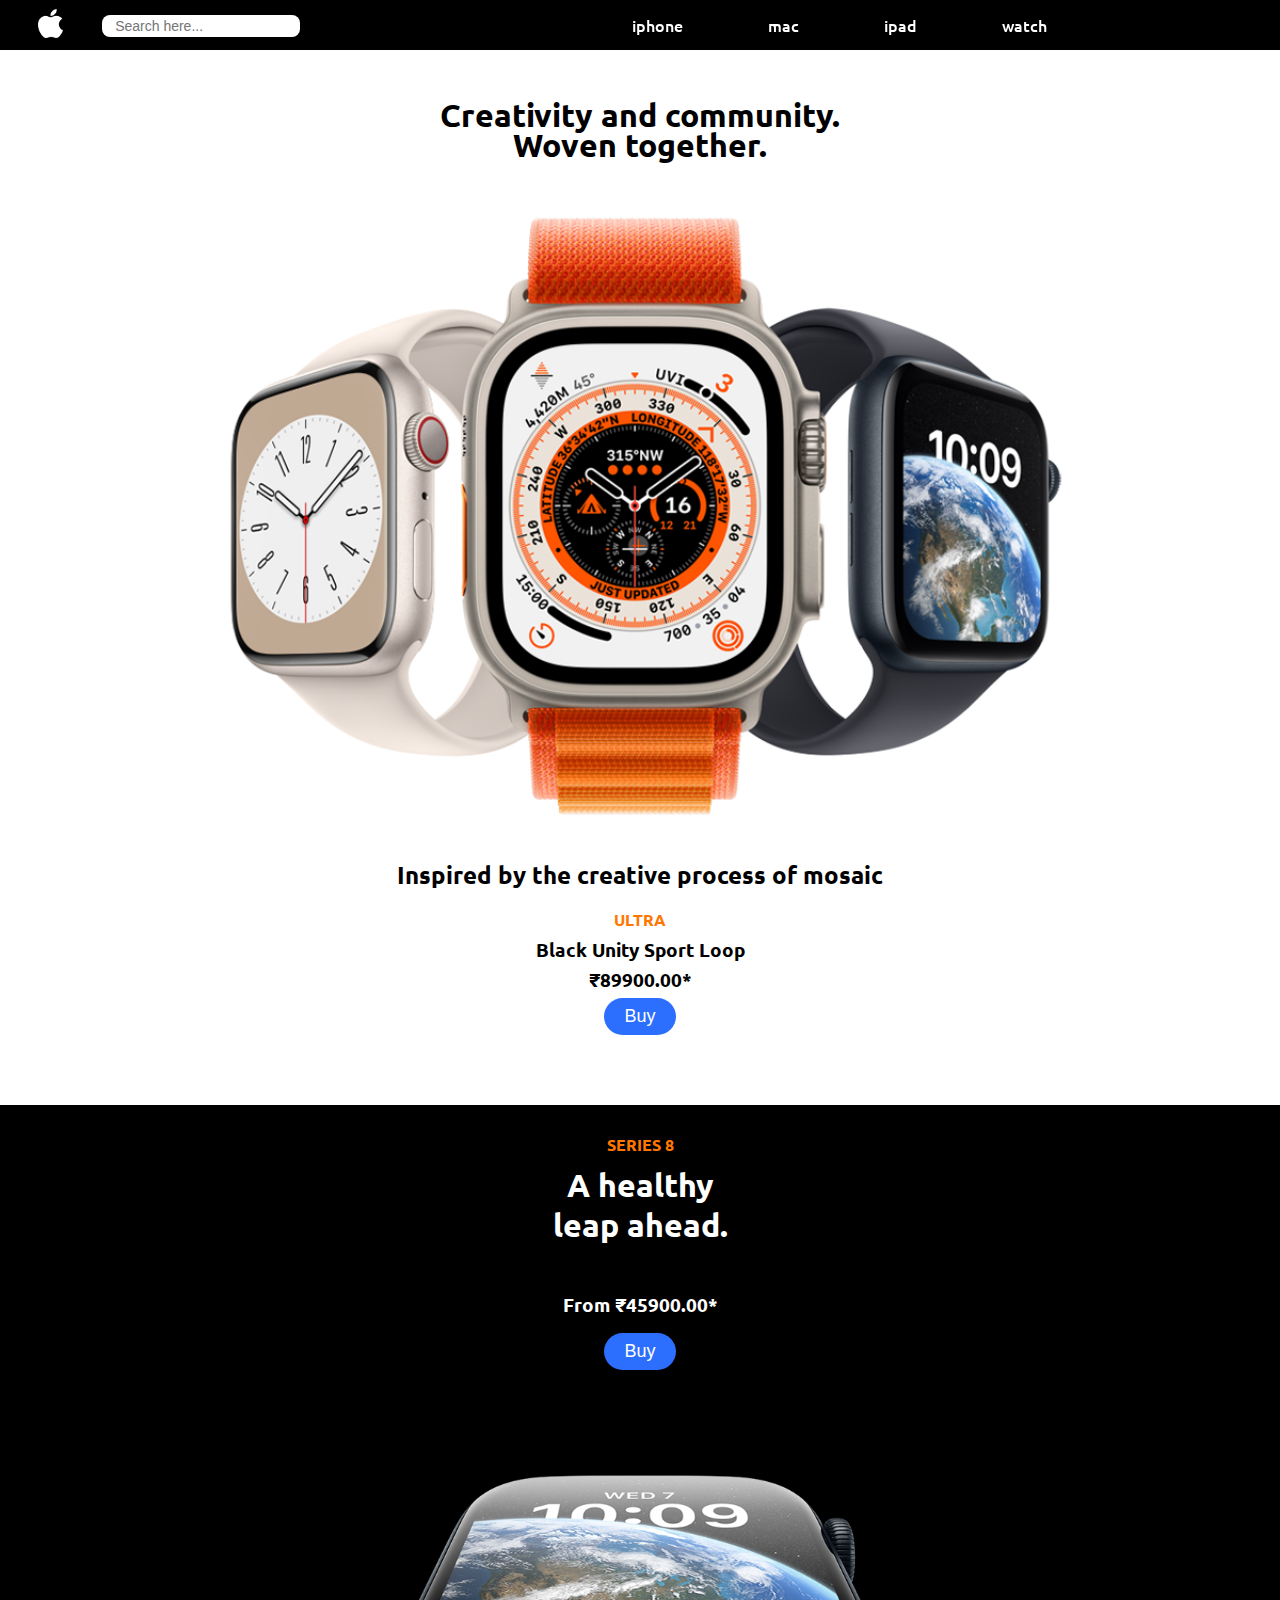
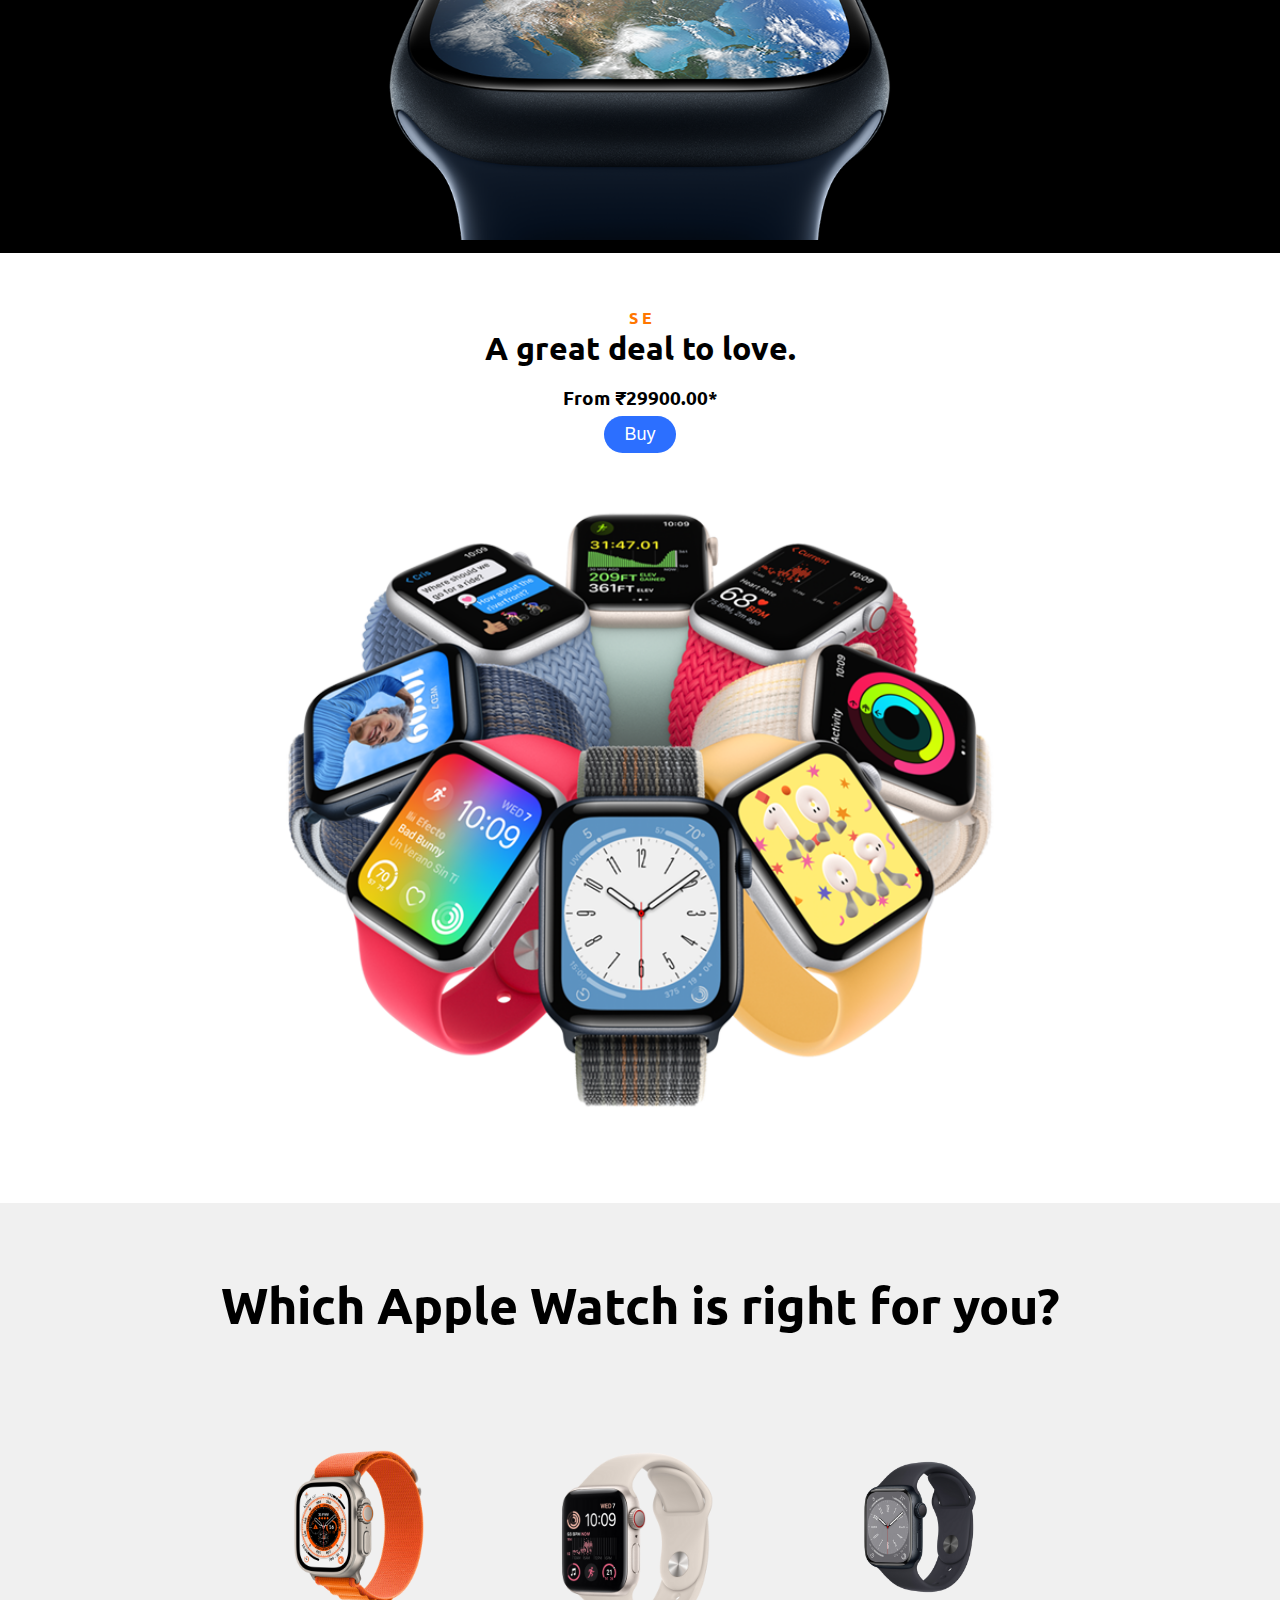
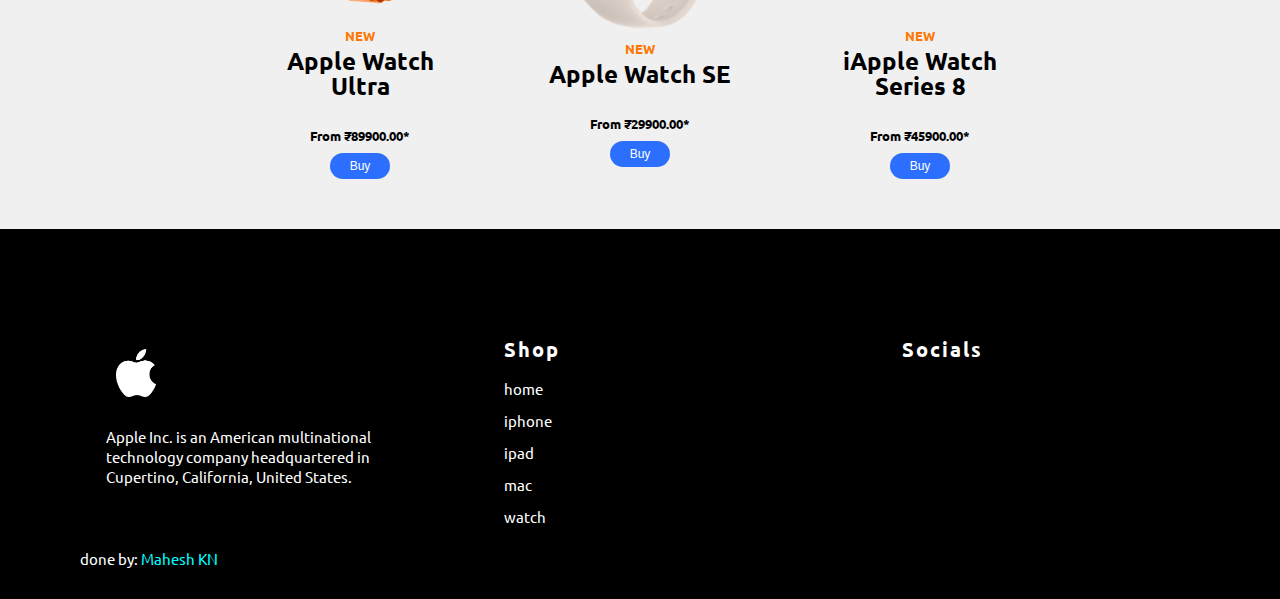
<file: watch.html>
<!DOCTYPE html>
<html lang="en">
  <head>
    <meta charset="UTF-8" />
    <meta http-equiv="X-UA-Compatible" content="IE=edge" />
    <meta name="viewport" content="width=device-width, initial-scale=1.0" />

    <link
      rel="stylesheet"
      href="https://cdnjs.cloudflare.com/ajax/libs/font-awesome/6.2.1/css/all.min.css"
      integrity="sha512-MV7K8+y+gLIBoVD59lQIYicR65iaqukzvf/nwasF0nqhPay5w/9lJmVM2hMDcnK1OnMGCdVK+iQrJ7lzPJQd1w=="
      crossorigin="anonymous"
      referrerpolicy="no-referrer"
    />
    <link rel="preconnect" href="https://fonts.googleapis.com" />
    <link rel="preconnect" href="https://fonts.gstatic.com" crossorigin />
    <link
      href="https://fonts.googleapis.com/css2?family=Ubuntu:wght@300&display=swap"
      rel="stylesheet"
    />
    <link rel="stylesheet" href="style.css" />
    <link rel="stylesheet" href="style2.css" />

    <title>watch</title>
  </head>
  <body>
    <header>
      <div class="logo">
        <a href="./index.html">
          <img src="./assets/img/logo.png" alt="" width="25px" />
        </a>
      </div>

      <div class="searchbox">
        <input type="text" placeholder="Search here..." />
        <span class="fas fa-search" id="searchIcon"></span>
      </div>
      <div class="navbar">
        <ul>
          <li>
            <a href="./iphone.html">iphone </a>
          </li>
        </ul>

        <ul>
          <li>
            <a href="./mac.html">mac </a>
          </li>
        </ul>
        <ul>
          <li>
            <a href="./ipad.html">ipad </a>
          </li>
        </ul>
        <ul>
          <li>
            <a href="# ">watch </a>
          </li>
        </ul>
        <ul>
          <li>
            <a href="#"><i class="fa-solid fa-bag-shopping"></i> </a>
          </li>
        </ul>
      </div>
    </header>
    <div class="promotion-watch">
      <h1>
        Creativity and community. <br />
        Woven together.
      </h1>
      <a href="./watch.html">
        <img src="./assets/watch/watch-promo.png" alt="" />
      </a>
      <h2>Inspired by the creative process of mosaic</h2>
      <h4 style="color: rgb(255, 119, 0)">ULTRA</h4>
      <h3>
        Black Unity Sport Loop <br />
        ₹89900.00*
      </h3>
      <h1><button id="btn">Buy</button></h1>
    </div>
    <div class="mac-p2">
      <h4 style="color: rgb(255, 119, 0)">SERIES 8</h4>
      <h1>
        A healthy <br />
        leap ahead.
      </h1>
      <br />
      <h3>From ₹45900.00*</h3>
      <h1><button id="btn">Buy</button></h1>
      <img src="./assets/watch/watch2.png" alt="" />
    </div>
    <div class="promotion-watch">
      <h4 style="color: rgb(255, 119, 0)">S E</h4>
      <h1>A great deal to love.</h1>
      <h3>From ₹29900.00*</h3>
      <h1><button id="btn">Buy</button></h1>

      <img src="./assets/watch/watch3.png" alt="" />
    </div>
    <div class="product">
      <div class="product-head">
        <h1>Which Apple Watch is right for you?</h1>
      </div>
      <div class="product-card">
        <div class="card">
          <div class="p-img">
            <img src="./assets/watch/watch-p1.png" alt="" />
          </div>
          <h5 style="color: rgb(255, 119, 0)">NEW</h5>
          <h2>Apple Watch Ultra</h2>
          <br />
          <div class="box">
            <h5>From ₹89900.00*</h5>
            <button class="p-button">Buy</button>
          </div>
        </div>
        <div class="card">
          <div class="p-img">
            <img src="./assets/watch/watch-p2.png" alt="" />
          </div>
          <h5 style="color: rgb(255, 119, 0)">NEW</h5>
          <h2>Apple Watch SE</h2>
          <br />
          <div class="box">
            <h5>From ₹29900.00*</h5>
            <button class="p-button">Buy</button>
          </div>
        </div>
        <div class="card">
          <div class="p-img">
            <img src="./assets/watch/watch-p3.png" alt="" />
          </div>
          <h5 style="color: rgb(255, 119, 0)">NEW</h5>
          <h2>iApple Watch Series 8</h2>
          <br />
          <div class="box">
            <h5>From ₹45900.00*</h5>
            <button class="p-button">Buy</button>
          </div>
        </div>
      </div>
    </div>
    <div class="footer">
      <footer>
        <div class="row">
          <div class="col">
            <a href="./index.html" class="logo">
              <img src="./assets/img/logo.png" alt="" width="40px" />
            </a>
            <p>
              Apple Inc. is an American multinational technology company
              headquartered in Cupertino, California, United States.
            </p>
          </div>

          <div class="col">
            <h3>shop</h3>
            <ul>
              <li>
                <a href="./index.html">home </a>
              </li>
              <li>
                <a href="./iphone.html">iphone </a>
              </li>
              <li>
                <a href="./ipad.html">ipad </a>
              </li>
              <li>
                <a href="./mac.html">mac </a>
              </li>
              <li>
                <a href="#">watch </a>
              </li>
            </ul>
          </div>
          <div class="col">
            <h3>Socials</h3>
            <ul class="social">
              <li>
                <a href="https://www.facebook.com/apple" target="_blank">
                  <i class="fa-brands fa-facebook-f"></i>
                </a>
              </li>
              <li>
                <a href="https://twitter.com/apple" target="_blank">
                  <i class="fa-brands fa-twitter"></i>
                </a>
              </li>
              <li>
                <a href="https://www.instagram.com/apple" target="_blank">
                  <i class="fa-brands fa-instagram"></i>
                </a>
              </li>
              <li>
                <a href="https://www.youtube.com/apple" target="_blank">
                  <i class="fa-brands fa-youtube"></i>
                </a>
              </li>
            </ul>
          </div>
        </div>
        <p id="waterMark">
          done by:
          <a
            href="https://www.linkedin.com/in/mahesh-k-n-732121251/"
            target="_blank"
          >
            Mahesh KN</a
          >
        </p>
      </footer>
    </div>
  </body>
</html>
</file>
<file: style.css>
* {
  padding: 0;
  margin: 0;
   
  
}
html {
  height: 100%;
}
body {
  font-family: "Ubuntu", sans-serif;
  min-height: 100%;
  display: flex;
  flex-direction: column;
  background-color: white;
}
header {
  position: sticky;
  z-index: 10;
  top: 0;
  left: 0;
  width: 100%;
  height: 50px;
  background: black;
  color: white;
  display: flex;
  align-items: center;
  justify-content: space-between;
}
.navbar {
  position: relative;
  display: flex;
  width: 70%;
  height: 100%;
  padding: 5%;
  align-items: center;
  justify-content: space-evenly;
}
.navbar li {
  list-style: none;
}
.navbar li a {
  text-decoration: none;
  color: white;
  font-weight: 500;
  border-bottom: 4px solid transparent;
  transition: 0.5s;
}

.navbar li a:hover {
  font-weight: 900;
}
.navbar li a:focus :active {
  font-weight: 900;
}
.logo {
  justify-content: space-evenly;
  display: flex;
  align-items: center;
  height: 100%;
  /* padding: 0 10px; */
  padding: 3%;
}
.searchbox {
  position: relative;
  width: 40%;

  justify-content: space-evenly;
}
.searchbox input {
  border: none;
  outline: none;
  border-radius: 8px;
  width: 50%;
  height: 15px;
  font-size: 14px;
  padding: 1%;
  text-indent: 5%;
}
#searchIcon {
  font-size: 18px;
  cursor: pointer;
}
.fa-solid,
.fa-bag-shopping {
  font-size: 24px;
}
footer {
  margin-top: auto;
  background-color: black;
  color: white;
  padding: 100px 0 30px;
  font-size: 15px;
  line-height: 20px;
  position: absolute;
  width: 100%;
}
footer .row {
  width: 85%;
  margin: auto;
  display: flex;
  justify-content: space-between;
  align-items: flex-start;
  flex-wrap: wrap;
}
footer .row .col .logo {
  flex-basis: 25%;
  padding: 10px;
  display: block;
  /* text-align: center; */
  font-size: 2em;
  margin-bottom: 20px;
}
footer .row .col p {
  /* text-align: center; */
  margin-bottom: 20px;
}
footer .row .col {
  flex-basis: 25%;
  padding: 10px;
}
footer .row .col h3 {
  text-transform: capitalize;
  position: relative;
  margin-bottom: 20px;
  letter-spacing: 2px;
  font-size: 20px;
}
footer .row .col li {
  list-style: none;
  margin-bottom: 12px;
}
footer .row .col li a {
  text-decoration: none;
  color: white;
  transition: 0.4s;
}
footer .row .col li a:hover {
  font-weight: 900;
  /* text-decoration: underline; */
  padding-left: 5px;
}
footer .row .col i {
  font-size: 20px;
  width: 40px;
  height: 40px;
  margin-left: 8px;
}
#waterMark {
  margin-left: 80px;
}
#waterMark a {
  color: aqua;
  text-decoration: none;
}
.hero {
  text-align: center;
  font-weight: 900;

  width: 100%;
  overflow: hidden;
}
.hero h1 {
  padding: 30px 0 0 0;
  font-size: 50px;
  font-weight: 900;
}
.hero h1:hover {
  box-shadow: 5px 5px 5px grey;
}
.hero img {
  width: 100%;
  height: 100%;
  object-fit: cover;
}
.promotion-iphone {
  /* padding: 40px 0 0 0; */
  background: black;
  text-align: center;
  color: white;
  line-height: 40px;
  overflow: hidden;
}
.promotion-iphone img {
  width: 80%;
  height: 100%;
  object-fit: cover;
}
.promotion-iphone h1 {
  background: linear-gradient(white 0%, rgb(216, 13, 216) 70%);
  -webkit-background-clip: text;
  color: transparent;
  font-weight: 900;
  font-style: bold;
  font-size: 40px;
}
.promotion-mac {
  position: relative;
  padding: 40px 0 0 0;
  background: white;
  text-align: center;
  color: black;
  line-height: 045px;
  overflow: hidden;
}
.promotion-mac img {
  width: 100%;
  height: 100%;
  object-fit: cover;
}
.promotion-mac h1 {
  font-size: 50px;
  padding: 0 0 10px 0;
}
#btn {
  padding: 8px 20px;
  font-size: 18px;
  border-radius: 20px;
  background-color: rgb(44, 111, 255);
  color: white;
  outline: none;
  border: none;
  cursor: pointer;
}
.promotion-ipad {
  padding: 40px 0 0 0;
  background: black;
  text-align: center;
  color: white;
  line-height: 45px;
  overflow: hidden;
}
.promotion-ipad img {
  width: 100%;
  height: 100%;
  object-fit: cover;
}
.promotion-ipad h1 {
  font-weight: 900;
  font-size: 50px;
}
.promotion-watch {
  padding: 50px 0;
  background: white;
  text-align: center;
  color: black;
  line-height: 30px;
  width: 100%;
  overflow: hidden;
}
.promotion-watch img {
  width: 100%;
  height: 100%;
  object-fit: cover;
}
.promotion-watch h1 {
  line-height: 30px;
  font-weight: 900;
  font-size: 38qpx;
  padding: 0 0 20px 0;
}
.promotion-watch h2 {
  margin-bottom: 15px;
}
@media (max-width: 768px) {
  header {
    display: block;
    height: 50%;
  }

  .navbar {
    position: relative;
    align-items: center;
    font-size: 40px;
    margin: 0 60px;
  }

  .navbar li {
    padding: 0 10px;
    display: flex;
    font-size: 18px;
  }
  .searchbox {
    width: 90%;
    text-align: center;
    margin: 0 30px;
  }
  .searchbox input {
    height: 30px;
  }
  .hero h1 {
    font-size: 28px;
  }
  .promotion-mac h1 {
    font-size: 28px;
  }
  .promotion-ipad h1 {
    font-size: 32px;
  }
  .promotion-watch h2 {
    font-size: 24px;
  }

  footer {
    position: unset;
  }
  footer .row .col {
    flex-basis: 100%;
    padding: 0;
    margin: 10px;
  }
  footer .row .col .social {
    display: flex;
  }
}
</file>
<file: style2.css>
.product {
  padding: 10px 5px;
  background: rgb(240, 240, 240);
}
.product-head {
  text-align: center;
}
.product h1 {
  font-size: 50px;
  padding: 60px 0;
}
.product-card {
  justify-content: center;
  align-items: center;
  display: grid;
  grid-template-columns: auto auto auto auto;
}
.card {
  line-height: 25px;
  margin: 40px;
  width: 200px;
  text-align: center;
}

.p-button {
  margin-top: 5px;
  padding: 6px 20px;
  font-size: 12px;
  border-radius: 20px;
  background-color: rgb(44, 111, 255);
  color: white;
  outline: none;
  border: none;
  cursor: pointer;
}
.product-card img {
  width: 90%;
  object-fit: cover;
}
.iphone-p2 {
  padding: 20px 0 0;
  background: white;
  text-align: center;
  color: black;
  line-height: 40px;
  width: 100%;
  overflow: hidden;
}
.iphone-p2 img {
  width: 85%;
  margin-top: 15px;
  height: 100%;
  object-fit: cover;
}
.iphone-p2 h1 {
  background: linear-gradient(
    to right,
    #2ca2b4,
    #5598de 24%,
    #7f87ff 45%,
    #f65aad 76%,
    #ec3d43 22%
  );

  -webkit-background-clip: text;
  color: transparent;
  font-weight: 900;
  font-style: bold;
  font-size: 40px;
  padding-bottom: 10px;
}
.ipad-p2 {
  line-height: 40px;
  overflow: hidden;
  text-align: center;
}
.ipad-p2 h1 {
  font-size: 50px;
}
.ipad-p2 img {
  width: 70%;
  height: 100%;
  object-fit: cover;
}
.mac-p2 {
  padding: 20px 0 0;
  background: black;
  text-align: center;
  color: white;
  line-height: 40px;
  width: 100%;
  overflow: hidden;
}
.mac-p2 img {
  width: 70%;
  height: 100%;
  object-fit: cover;
}
.mac-p3 {
  padding: 20px 0 0;
  background: white;
  text-align: center;
  color: black;
  line-height: 40px;
  width: 100%;
  overflow: hidden;
}
.mac-p3 img {
  width: 50%;
  height: 100%;
  object-fit: cover;
  padding-bottom: 40px;
}
.card .p-img img {
  /* width: 5o%; */
}
@media (max-width: 1040px) {
  .product-card {
    /* margin: 1% 30%; */
    justify-content: center;
    align-items: center;
    display: grid;
    grid-template-columns: auto auto;
  }
  .card {
    line-height: 25px;
    margin: 20px;
    width: 70%px;
    text-align: center;
  }
}

@media (max-width: 768px) {
  .product-head h1 {
    font-size: 28px;
  }
  .product-card {
    /* margin: 1% 30%; */
    justify-content: center;
    align-items: center;
    display: grid;
    grid-template-columns: auto;
  }
  .card {
    line-height: 25px;
    margin: 20px;
    width: 350px;
    text-align: center;
  }
  .p-button {
    height: 40px;
    width: 120px;
    margin-top: 5px;
    padding: 6px 20px;
    font-size: 22px;
    border-radius: 30px;
    background-color: rgb(44, 111, 255);
    color: white;
    outline: none;
    border: none;
    cursor: pointer;
  }
  #btn {
    height: 40px;
    width: 120px;
    margin-top: 15px;
    padding: 6px 20px;
    font-size: 22px;
    border-radius: 30px;
    background-color: rgb(44, 111, 255);
    color: white;
    outline: none;
    border: none;
    cursor: pointer;
  }
}
</file>
